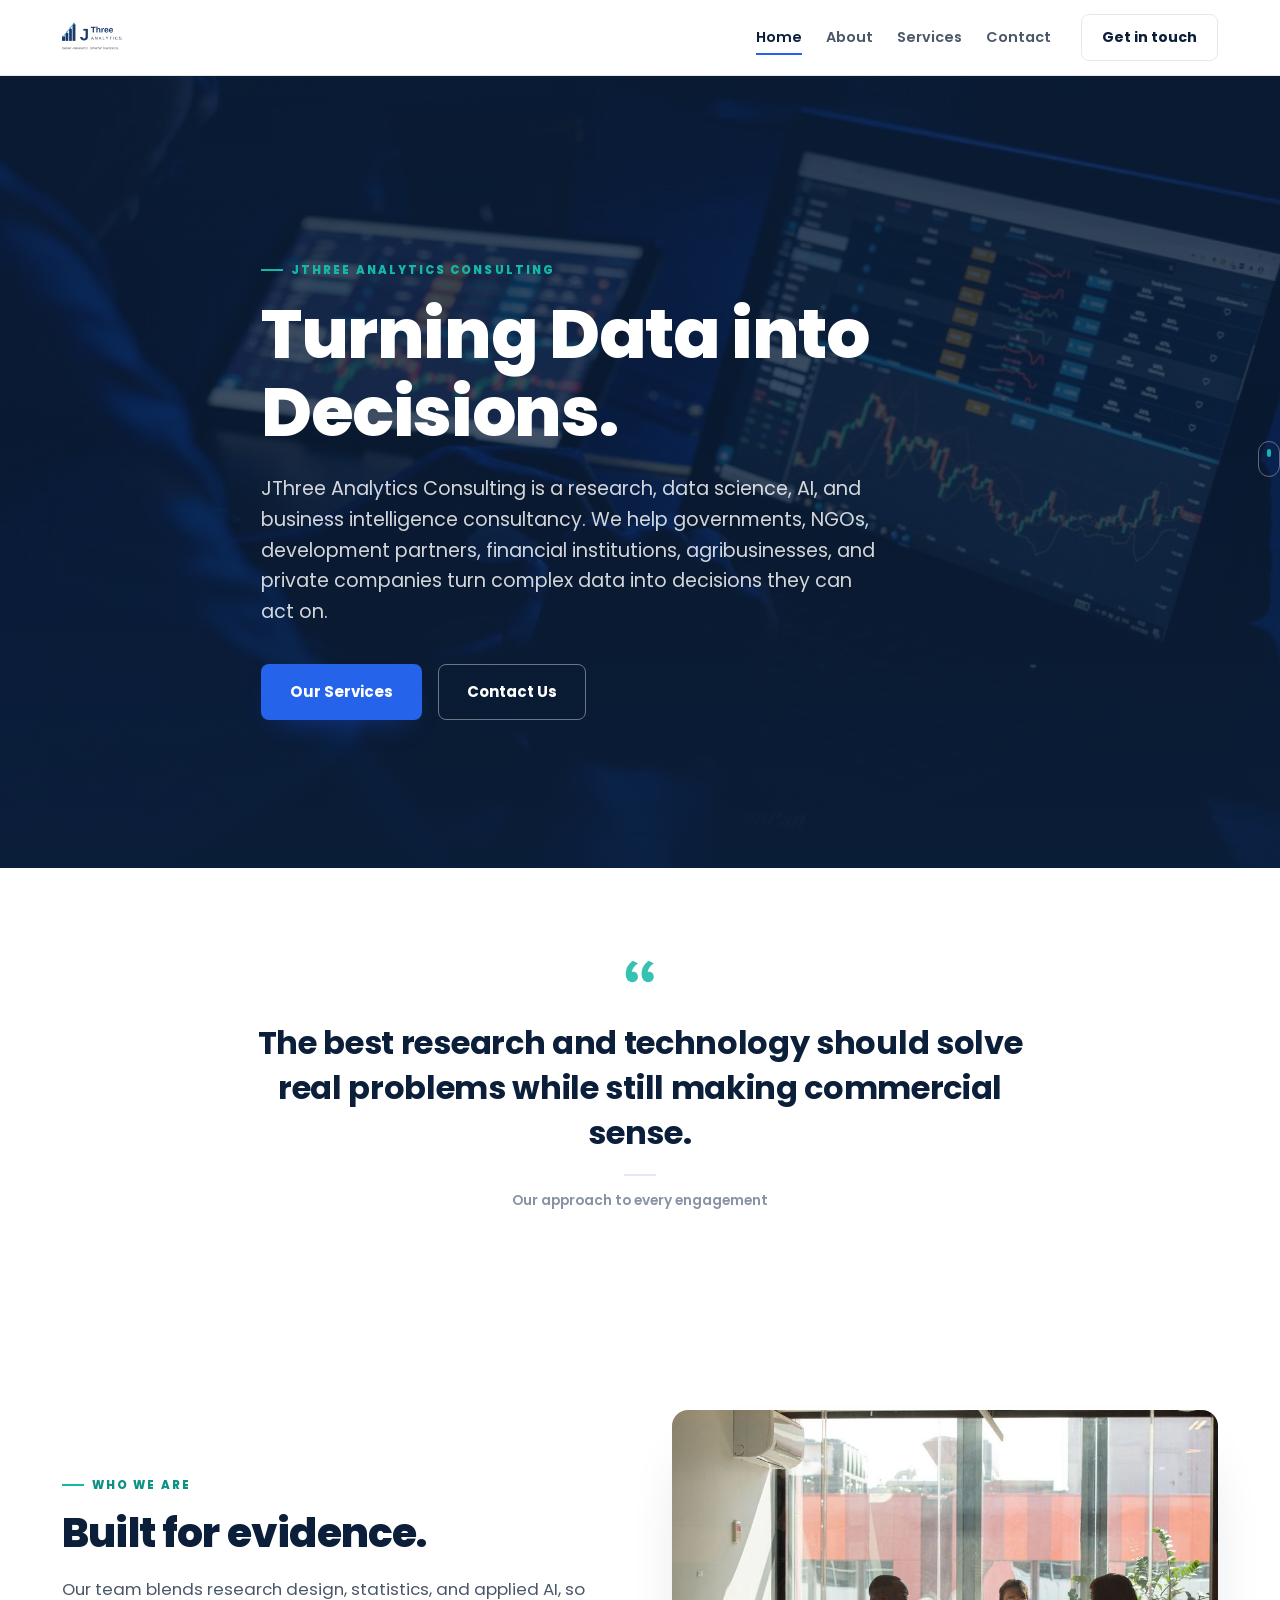
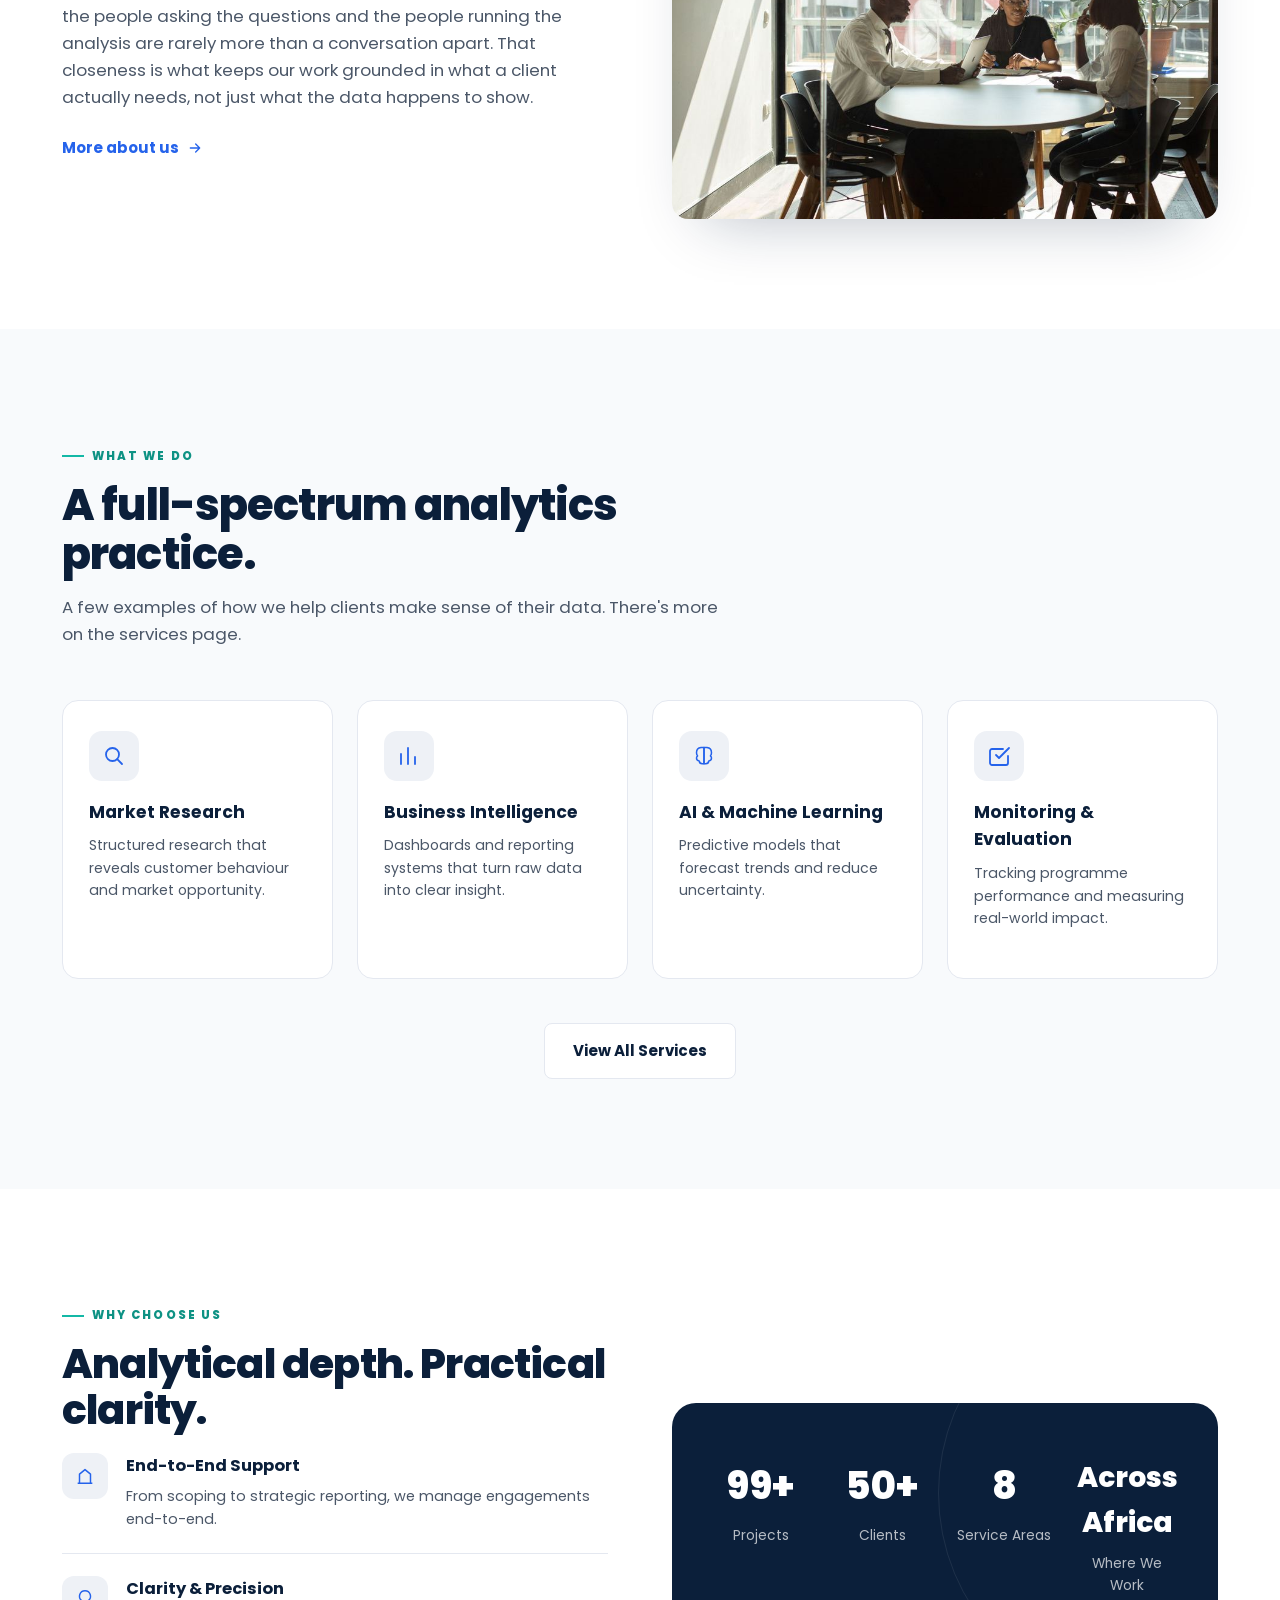
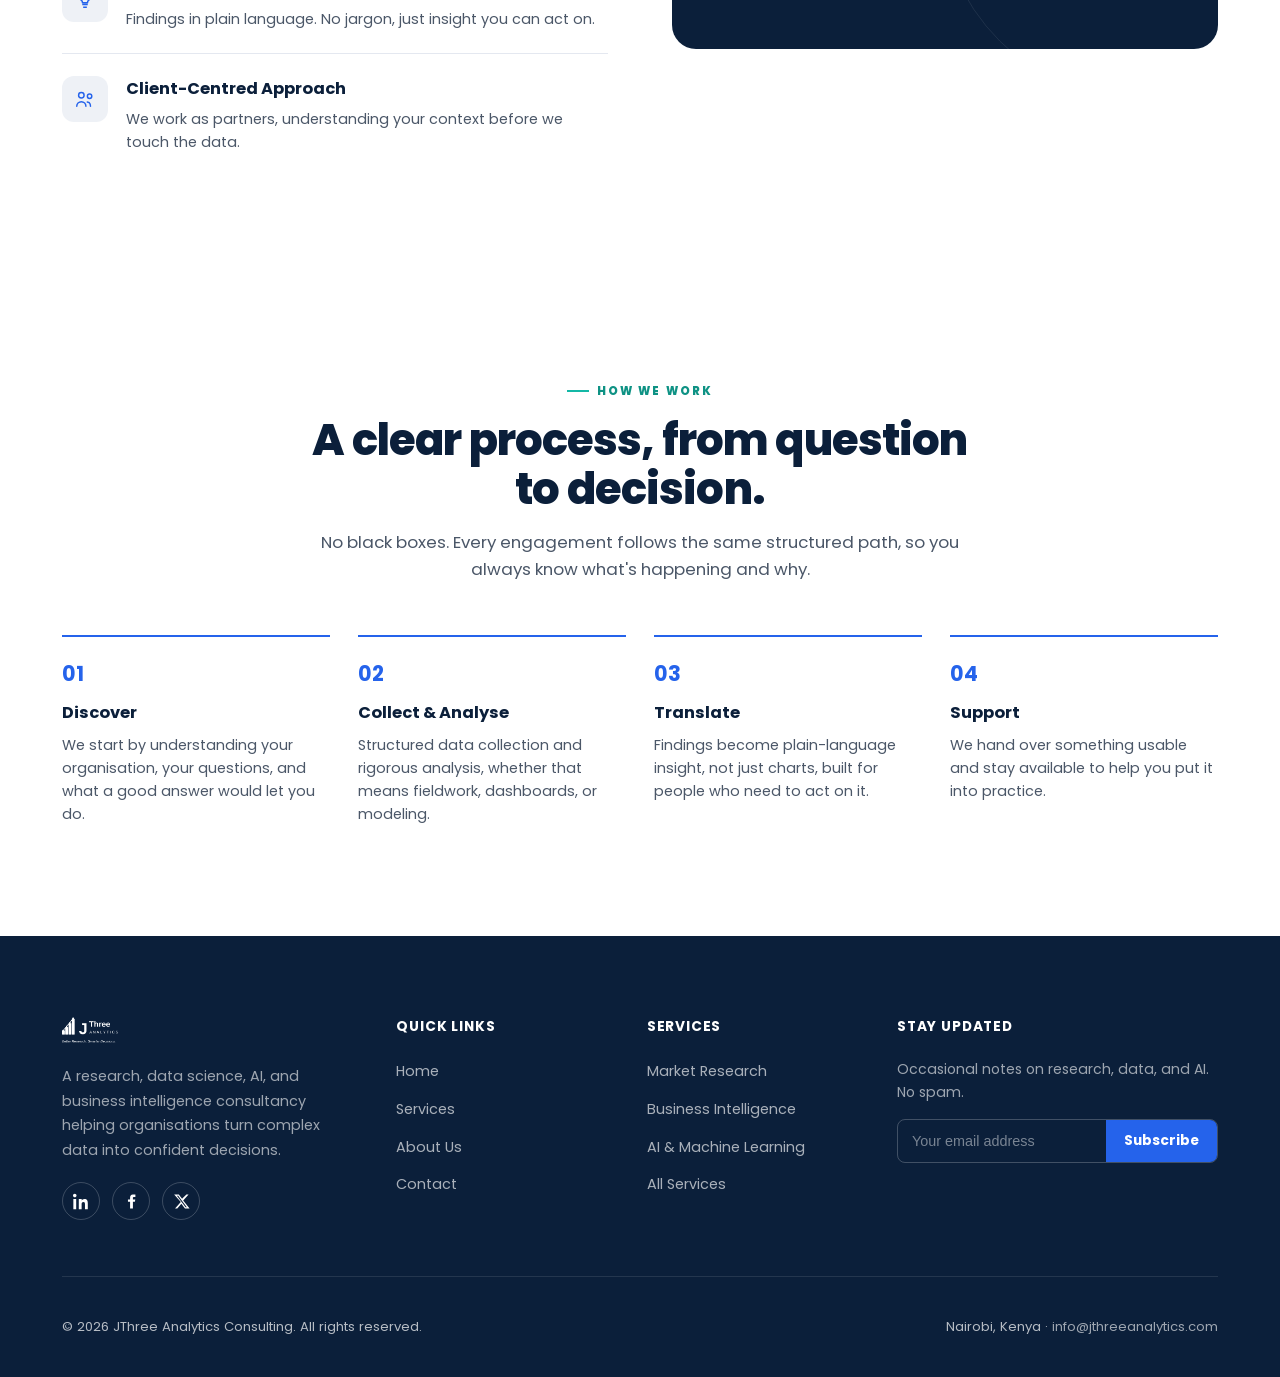
<file: index.html>
<!DOCTYPE html>
<html lang="en">
<head>
<meta charset="UTF-8">
<meta name="viewport" content="width=device-width, initial-scale=1.0">
<title>JThree Analytics Consulting | Turning Data into Decisions</title>
<meta name="description" content="JThree Analytics Consulting is a research, data science, AI, and business intelligence consultancy helping governments, NGOs, development partners, financial institutions, agribusinesses, and private companies make evidence-based decisions.">
<link rel="icon" href="assets/jthree-icon-teal-transparent.png" type="image/png">
<link rel="preconnect" href="https://fonts.googleapis.com">
<link rel="preconnect" href="https://fonts.gstatic.com" crossorigin>
<link href="https://fonts.googleapis.com/css2?family=Poppins:wght@400;500;600;700;800&display=swap" rel="stylesheet">
<link rel="stylesheet" href="style.css">
</head>
<body data-page="home">

<a class="skip-link" href="#main">Skip to content</a>

<!-- ============ HEADER ============ -->
<header class="site-header" id="siteHeaderEl">
  <div class="wrap header-row">
    <a href="index.html" class="brand">
      <img src="assets/jthree-darkblue-transparent.png" alt="JThree Analytics Consulting" class="brand-logo">
    </a>
    <nav class="main-nav" aria-label="Primary">
      <a href="index.html" data-nav="home">Home</a>
      <a href="about.html" data-nav="about">About</a>
      <a href="services.html" data-nav="services">Services</a>
      <a href="contact.html" data-nav="contact">Contact</a>
    </nav>
    <a href="contact.html#request-form" class="btn btn-ghost nav-cta">Get in touch</a>
    <button class="nav-toggle" id="navToggle" aria-expanded="false" aria-controls="mobileNav" aria-label="Open menu">
      <span></span><span></span><span></span>
    </button>
  </div>
  <div class="mobile-nav" id="mobileNav">
    <a href="index.html" data-nav="home">Home</a>
    <a href="about.html" data-nav="about">About</a>
    <a href="services.html" data-nav="services">Services</a>
    <a href="contact.html" data-nav="contact">Contact</a>
  </div>
</header>

<main id="main">

  <!-- ============ HERO ============ -->
  <section class="hero">
    <div class="hero-bg" style="background-image:url('assets/photos/dashboard-night.jpg')"></div>
    <div class="hero-scrim"></div>
    <div class="wrap hero-content">
      <p class="eyebrow hero-eyebrow">JThree Analytics Consulting</p>
      <h1 class="display">Turning Data into Decisions.</h1>
      <p class="hero-lede">JThree Analytics Consulting is a research, data science, AI, and business intelligence consultancy. We help governments, NGOs, development partners, financial institutions, agribusinesses, and private companies turn complex data into decisions they can act on.</p>
      <div class="hero-actions">
        <a href="services.html" class="btn btn-primary">Our Services</a>
        <a href="contact.html#request-form" class="btn btn-outline">Contact Us</a>
      </div>
    </div>
    <div class="scroll-cue" aria-hidden="true"><span></span></div>
  </section>


  <!-- ============ PHILOSOPHY QUOTE ============ -->
  <section class="section" style="padding:88px 0;">
    <div class="wrap">
      <div class="quote-band reveal">
        <svg class="quote-mark" viewBox="0 0 24 24" fill="currentColor" aria-hidden="true"><path d="M7.5 3C4.5 5 3 8 3 11.5c0 3 1.8 5 4.2 5 2 0 3.5-1.5 3.5-3.4 0-1.8-1.3-3.1-3-3.1-.3 0-.6 0-.9.1.4-2.3 2-4.2 4-5.4L7.5 3Zm10 0c-3 2-4.5 5-4.5 8.5 0 3 1.8 5 4.2 5 2 0 3.5-1.5 3.5-3.4 0-1.8-1.3-3.1-3-3.1-.3 0-.6 0-.9.1.4-2.3 2-4.2 4-5.4L17.5 3Z"/></svg>
        <p class="quote-text">The best research and technology should solve real problems while still making commercial sense.</p>
        <p class="quote-attribution">Our approach to every engagement</p>
      </div>
    </div>
  </section>

  <!-- ============ ABOUT PREVIEW ============ -->
  <section class="section">
    <div class="wrap split">
      <div class="reveal">
        <p class="eyebrow">Who We Are</p>
        <h2 class="display" style="font-size:clamp(1.9rem,3.2vw,2.6rem);margin-bottom:20px;"> Built for evidence.</h2>
        <p class="section-lede" style="margin-bottom:24px;">Our team blends research design, statistics, and applied AI, so the people asking the questions and the people running the analysis are rarely more than a conversation apart. That closeness is what keeps our work grounded in what a client actually needs, not just what the data happens to show.</p>
        <a href="about.html" class="link-arrow">
          More about us
          <svg viewBox="0 0 24 24" fill="none"><path d="M5 12h14M13 6l6 6-6 6" stroke="currentColor" stroke-width="2" stroke-linecap="round" stroke-linejoin="round"/></svg>
        </a>
      </div>
      <div class="split-media reveal">
        <img src="assets/photos/meeting-room.jpg" alt="JThree Analytics Consulting team at work">
      </div>
    </div>
  </section>

  <!-- ============ SERVICES PREVIEW ============ -->
  <section class="section on-paper">
    <div class="wrap">
      <div class="section-head reveal">
        <p class="eyebrow">What We Do</p>
        <h2 class="display">A full-spectrum analytics practice.</h2>
        <p class="section-lede">A few examples of how we help clients make sense of their data. There's more on the services page.</p>
      </div>

      <div class="service-grid compact">
        <article class="service-card reveal">
          <span class="service-icon">
            <svg viewBox="0 0 24 24" fill="none" aria-hidden="true"><circle cx="10.5" cy="10.5" r="6.5" stroke="currentColor" stroke-width="1.8"/><path d="M20 20l-4.8-4.8" stroke="currentColor" stroke-width="1.8" stroke-linecap="round"/></svg>
          </span>
          <h3>Market Research</h3>
          <p>Structured research that reveals customer behaviour and market opportunity.</p>
        </article>
        <article class="service-card reveal">
          <span class="service-icon">
            <svg viewBox="0 0 24 24" fill="none" aria-hidden="true"><path d="M4 20V10M11 20V4M18 20v-7" stroke="currentColor" stroke-width="1.8" stroke-linecap="round"/></svg>
          </span>
          <h3>Business Intelligence</h3>
          <p>Dashboards and reporting systems that turn raw data into clear insight.</p>
        </article>
        <article class="service-card reveal">
          <span class="service-icon">
            <svg viewBox="0 0 24 24" fill="none" aria-hidden="true"><path d="M9 3.5c-2.6.3-4.5 2.5-4.5 5.2 0 1.2.4 2.3 1.1 3.2-.7.5-1.1 1.3-1.1 2.2 0 1.5 1.2 2.7 2.7 2.8.1 1.6 1.4 2.8 3 2.8h1.8V3.5H9Z" stroke="currentColor" stroke-width="1.5" stroke-linejoin="round"/><path d="M15 3.5c2.6.3 4.5 2.5 4.5 5.2 0 1.2-.4 2.3-1.1 3.2.7.5 1.1 1.3 1.1 2.2 0 1.5-1.2 2.7-2.7 2.8-.1 1.6-1.4 2.8-3 2.8h-1.8V3.5H15Z" stroke="currentColor" stroke-width="1.5" stroke-linejoin="round"/></svg>
          </span>
          <h3>AI &amp; Machine Learning</h3>
          <p>Predictive models that forecast trends and reduce uncertainty.</p>
        </article>
        <article class="service-card reveal">
          <span class="service-icon">
            <svg viewBox="0 0 24 24" fill="none" aria-hidden="true"><path d="M9 11l3 3L22 4" stroke="currentColor" stroke-width="1.8" stroke-linecap="round" stroke-linejoin="round"/><path d="M21 12v7a2 2 0 0 1-2 2H5a2 2 0 0 1-2-2V7a2 2 0 0 1 2-2h11" stroke="currentColor" stroke-width="1.8" stroke-linecap="round" stroke-linejoin="round"/></svg>
          </span>
          <h3>Monitoring &amp; Evaluation</h3>
          <p>Tracking programme performance and measuring real-world impact.</p>
        </article>
      </div>

      <div class="section-foot reveal">
        <a href="services.html" class="btn btn-outline">View All Services</a>
      </div>
    </div>
  </section>

  <!-- ============ WHY CHOOSE US ============ -->
  <section class="section">
    <div class="wrap split">
      <div class="reveal">
        <p class="eyebrow">Why Choose Us</p>
        <h2 class="display" style="font-size:clamp(1.9rem,3.2vw,2.6rem);margin-bottom:20px;">Analytical depth. Practical clarity.</h2>
        <div class="feature-list">
          <div class="feature-row">
            <span class="feature-icon"><svg viewBox="0 0 24 24" fill="none" aria-hidden="true"><path d="M4 20h16M6 20V10l6-5 6 5v10" stroke="currentColor" stroke-width="1.6" stroke-linejoin="round"/></svg></span>
            <div><h3>End-to-End Support</h3><p>From scoping to strategic reporting, we manage engagements end-to-end.</p></div>
          </div>
          <div class="feature-row">
            <span class="feature-icon"><svg viewBox="0 0 24 24" fill="none" aria-hidden="true"><path d="M9 18h6M10 21h4M12 3a6 6 0 0 0-3.6 10.8c.5.4.8 1 .8 1.7v.5h5.6v-.5c0-.7.3-1.3.8-1.7A6 6 0 0 0 12 3Z" stroke="currentColor" stroke-width="1.6" stroke-linejoin="round"/></svg></span>
            <div><h3>Clarity &amp; Precision</h3><p>Findings in plain language. No jargon, just insight you can act on.</p></div>
          </div>
          <div class="feature-row">
            <span class="feature-icon"><svg viewBox="0 0 24 24" fill="none" aria-hidden="true"><circle cx="8" cy="8" r="3" stroke="currentColor" stroke-width="1.6"/><circle cx="17" cy="9" r="2.4" stroke="currentColor" stroke-width="1.6"/><path d="M3 20c0-2.8 2.2-5 5-5s5 2.2 5 5" stroke="currentColor" stroke-width="1.6" stroke-linecap="round"/><path d="M14.5 15.3c2 .2 3.5 2 3.5 4.7" stroke="currentColor" stroke-width="1.6" stroke-linecap="round"/></svg></span>
            <div><h3>Client-Centred Approach</h3><p>We work as partners, understanding your context before we touch the data.</p></div>
          </div>
        </div>
      </div>
      <div class="stats-band reveal">
        <div class="stats-grid">
          <div class="stat-item">
            <span class="stat-num" data-target="100" data-suffix="+">0</span>
            <span class="stat-label">Projects</span>
          </div>
          <div class="stat-item">
            <span class="stat-num" data-target="50" data-suffix="+">0</span>
            <span class="stat-label">Clients</span>
          </div>
          <div class="stat-item">
            <span class="stat-num" data-target="8" data-suffix="">0</span>
            <span class="stat-label">Service Areas</span>
          </div>
          <div class="stat-item">
            <span class="stat-num" style="font-size:clamp(1.5rem,2.2vw,2rem);">Across Africa</span>
            <span class="stat-label">Where We Work</span>
          </div>
        </div>
      </div>
    </div>
  </section>

  <!-- ============ HOW WE WORK ============ -->
  <section class="section">
    <div class="wrap">
      <div class="section-head center reveal">
        <p class="eyebrow">How We Work</p>
        <h2 class="display">A clear process, from question to decision.</h2>
        <p class="section-lede" style="margin:0 auto;">No black boxes. Every engagement follows the same structured path, so you always know what's happening and why.</p>
      </div>

      <div class="process-steps">
        <div class="process-step reveal">
          <span class="process-num">01</span>
          <h3>Discover</h3>
          <p>We start by understanding your organisation, your questions, and what a good answer would let you do.</p>
        </div>
        <div class="process-step reveal">
          <span class="process-num">02</span>
          <h3>Collect &amp; Analyse</h3>
          <p>Structured data collection and rigorous analysis, whether that means fieldwork, dashboards, or modeling.</p>
        </div>
        <div class="process-step reveal">
          <span class="process-num">03</span>
          <h3>Translate</h3>
          <p>Findings become plain-language insight, not just charts, built for people who need to act on it.</p>
        </div>
        <div class="process-step reveal">
          <span class="process-num">04</span>
          <h3>Support</h3>
          <p>We hand over something usable and stay available to help you put it into practice.</p>
        </div>
      </div>
    </div>
  </section>

</main>

<!-- ============ FOOTER ============ -->
<footer class="site-footer">
  <div class="wrap">
    <div class="footer-grid">
      <div class="footer-about">
        <img src="assets/jthree-teal-transparent.png" alt="JThree Analytics Consulting" class="footer-brand-logo" style="filter:brightness(0) invert(1);">
        <p>A research, data science, AI, and business intelligence consultancy helping organisations turn complex data into confident decisions.</p>
        <div class="footer-social" aria-label="Social media">
          <a href="https://www.linkedin.com" target="_blank" rel="noopener" aria-label="LinkedIn">
            <svg viewBox="0 0 24 24" fill="currentColor"><path d="M4.98 3.5C4.98 4.88 3.87 6 2.5 6S0 4.88 0 3.5 1.12 1 2.5 1s2.48 1.12 2.48 2.5zM.5 8.5h4V23h-4V8.5zM8.5 8.5h3.8v2h.05c.53-1 1.83-2.06 3.77-2.06 4.03 0 4.78 2.65 4.78 6.1V23h-4v-6.6c0-1.57-.03-3.6-2.19-3.6-2.2 0-2.54 1.72-2.54 3.49V23h-4V8.5z"/></svg>
          </a>
          <a href="#" aria-label="Facebook">
            <svg viewBox="0 0 24 24" fill="currentColor"><path d="M14 9V6.5c0-.8.5-1 1-1h2.5V2h-3.5c-3 0-4 1.9-4 4.7V9H7v3.5h3v9.5h4v-9.5h2.8L17.3 9H14Z"/></svg>
          </a>
          <a href="#" aria-label="X / Twitter">
            <svg viewBox="0 0 24 24" fill="currentColor"><path d="M18.9 2H22l-7.6 8.7L23.4 22H16.9l-5.1-6.7L6 22H2.9l8.1-9.3L1.6 2h6.6l4.6 6.1L18.9 2Zm-1.1 18h1.7L7.3 4H5.5L17.8 20Z"/></svg>
          </a>
        </div>
      </div>

      <div class="footer-col">
        <h4>Quick Links</h4>
        <ul>
          <li><a href="index.html">Home</a></li>
          <li><a href="services.html">Services</a></li>
          <li><a href="about.html">About Us</a></li>
          <li><a href="contact.html">Contact</a></li>
        </ul>
      </div>

      <div class="footer-col">
        <h4>Services</h4>
        <ul>
          <li><a href="services.html#market-research">Market Research</a></li>
          <li><a href="services.html#business-intelligence">Business Intelligence</a></li>
          <li><a href="services.html#ai-ml">AI &amp; Machine Learning</a></li>
          <li><a href="services.html">All Services</a></li>
        </ul>
      </div>

      <div class="footer-col footer-newsletter">
        <h4>Stay Updated</h4>
        <p>Occasional notes on research, data, and AI. No spam.</p>
        <form id="newsletterForm" action="https://api.web3forms.com/submit" method="POST">
          <input type="hidden" name="access_key" value="2d28f36f-77ca-4967-94b4-065448c7c07d">
          <input type="hidden" name="subject" value="New newsletter signup - JThree Analytics website">
          <input type="hidden" name="from_name" value="JThree Analytics Website">
          <input type="checkbox" name="botcheck" class="hp-field" tabindex="-1" autocomplete="off">
          <div class="newsletter-form">
            <input type="email" name="email" placeholder="Your email address" required aria-label="Email address" id="newsletterEmail">
            <button type="submit" id="newsletterBtn">Subscribe</button>
          </div>
          <p class="newsletter-status" id="newsletterStatus" role="status" aria-live="polite"></p>
        </form>
      </div>
    </div>

    <div class="footer-bottom">
      <p>&copy; <span id="year"></span> JThree Analytics Consulting. All rights reserved.</p>
      <p>Nairobi, Kenya &middot; <a href="mailto:info@jthreeanalytics.com">info@jthreeanalytics.com</a></p>
    </div>
  </div>
</footer>

<button class="back-to-top" id="backToTop" aria-label="Back to top">
  <svg viewBox="0 0 24 24" fill="none"><path d="M12 19V5M5 12l7-7 7 7" stroke="currentColor" stroke-width="2.2" stroke-linecap="round" stroke-linejoin="round"/></svg>
</button>

<script src="script.js"></script>
</body>
</html>
</file>
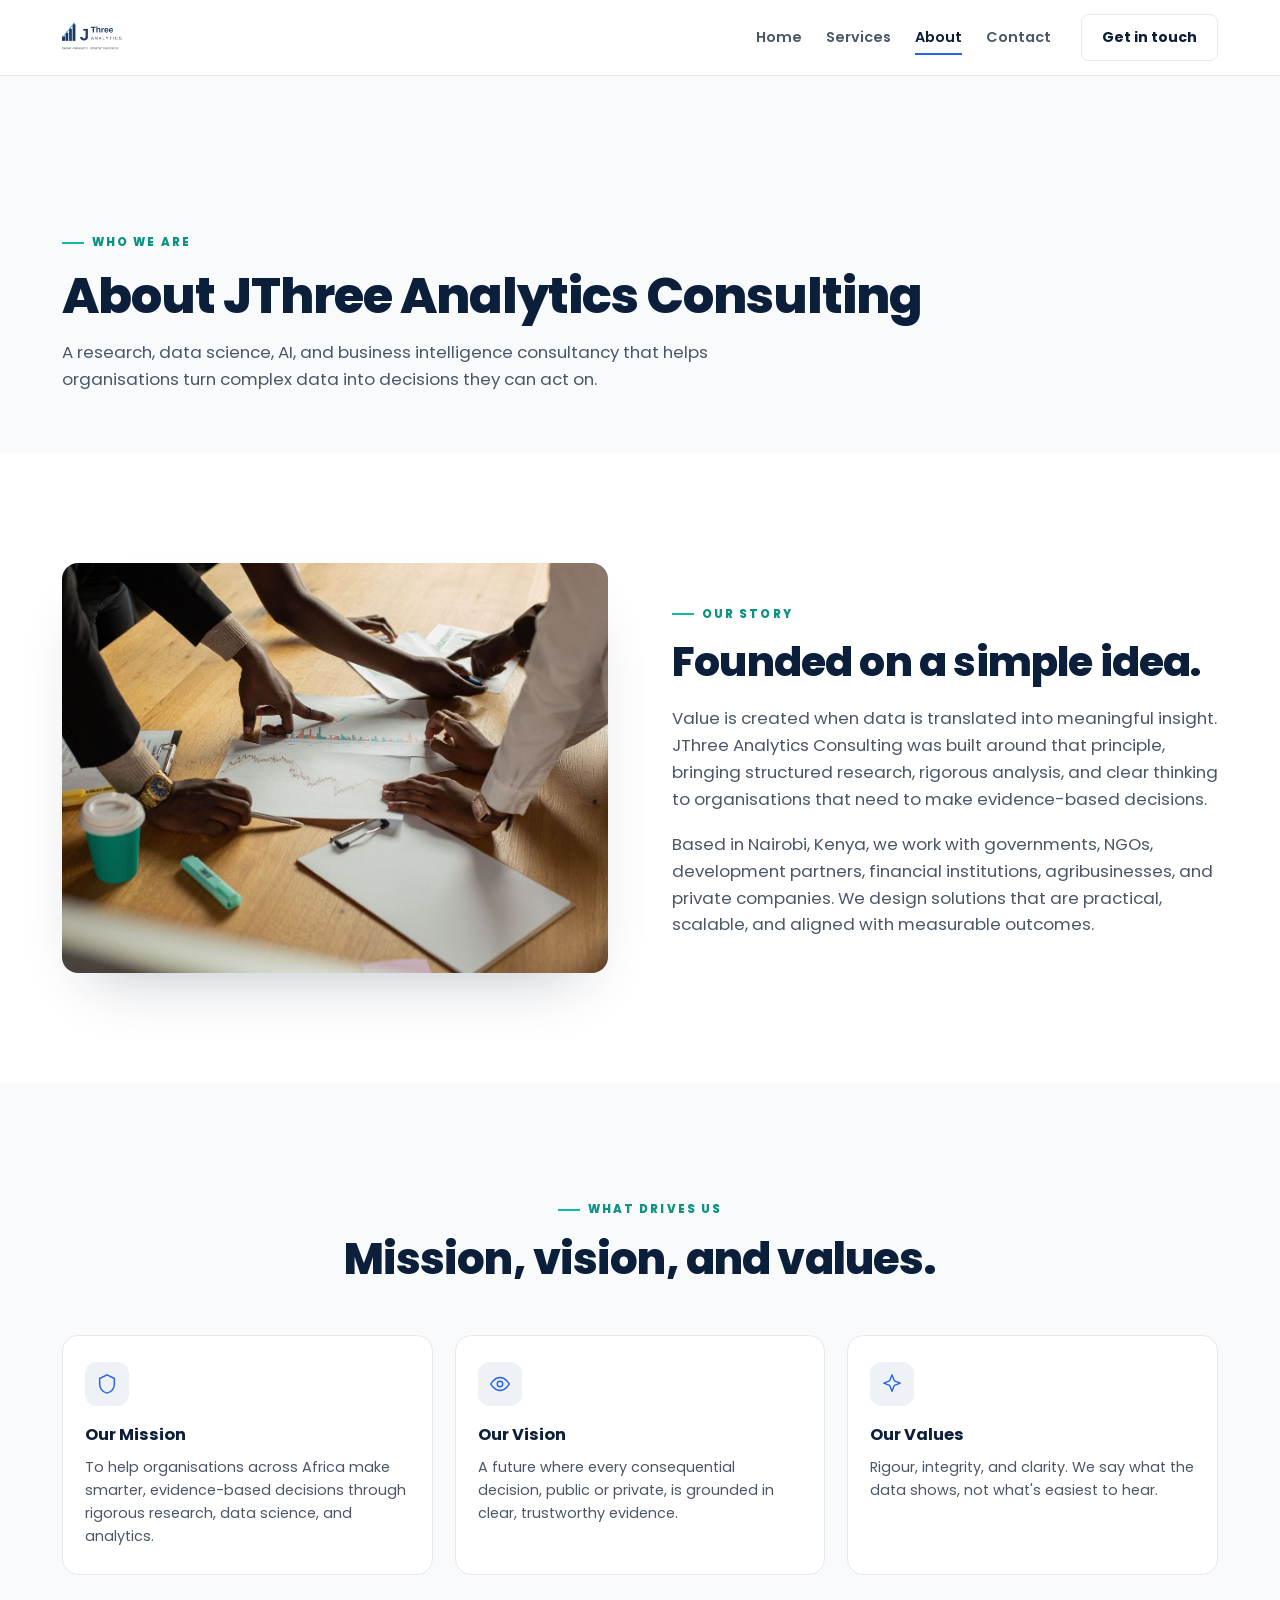
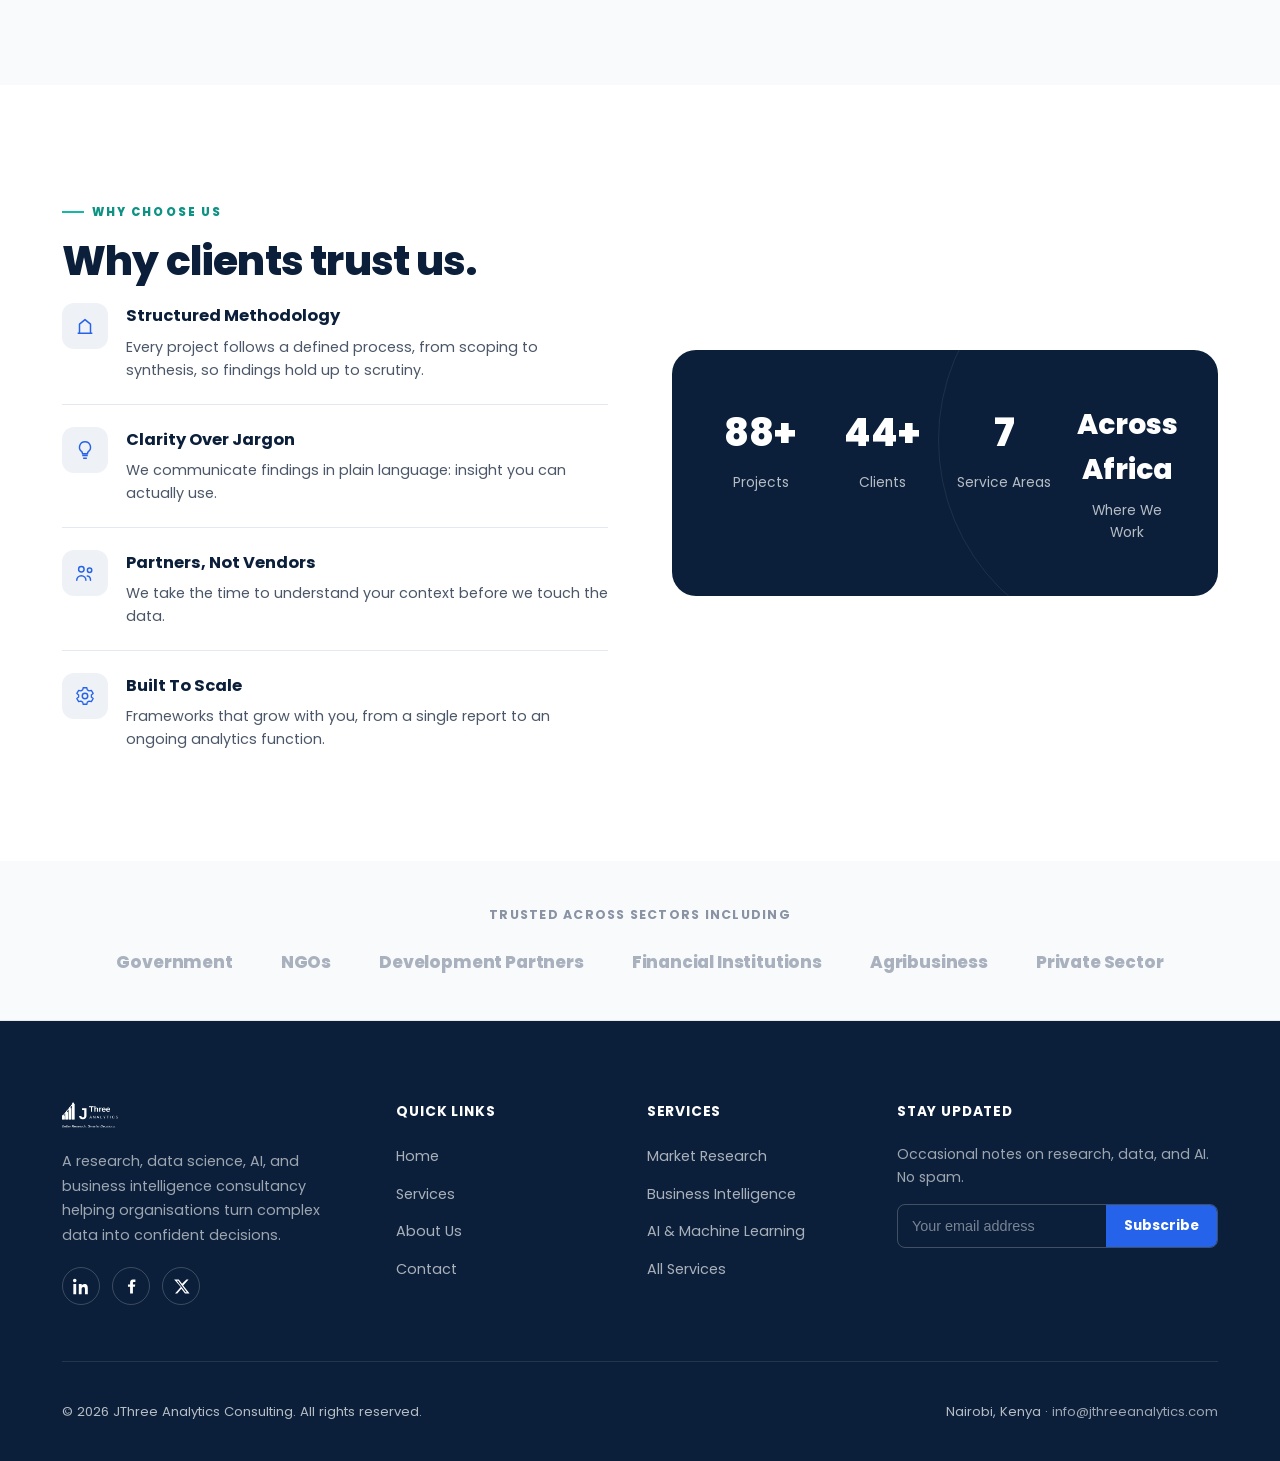
<file: about.html>
<!DOCTYPE html>
<html lang="en">
<head>
<meta charset="UTF-8">
<meta name="viewport" content="width=device-width, initial-scale=1.0">
<title>About Us | JThree Analytics Consulting</title>
<meta name="description" content="JThree Analytics Consulting is a research, data science, AI, and business intelligence consultancy. Learn about our mission, vision, values, and approach.">
<link rel="icon" href="assets/jthree-icon-teal-transparent.png" type="image/png">
<link rel="preconnect" href="https://fonts.googleapis.com">
<link rel="preconnect" href="https://fonts.gstatic.com" crossorigin>
<link href="https://fonts.googleapis.com/css2?family=Poppins:wght@400;500;600;700;800&display=swap" rel="stylesheet">
<link rel="stylesheet" href="style.css">
</head>
<body data-page="about">

<a class="skip-link" href="#main">Skip to content</a>

<header class="site-header" id="siteHeaderEl">
  <div class="wrap header-row">
    <a href="index.html" class="brand">
      <img src="assets/jthree-darkblue-transparent.png" alt="JThree Analytics Consulting" class="brand-logo">
    </a>
    <nav class="main-nav" aria-label="Primary">
      <a href="index.html" data-nav="home">Home</a>
      <a href="services.html" data-nav="services">Services</a>
      <a href="about.html" data-nav="about">About</a>
      <a href="contact.html" data-nav="contact">Contact</a>
    </nav>
    <a href="contact.html#request-form" class="btn btn-ghost nav-cta">Get in touch</a>
    <button class="nav-toggle" id="navToggle" aria-expanded="false" aria-controls="mobileNav" aria-label="Open menu">
      <span></span><span></span><span></span>
    </button>
  </div>
  <div class="mobile-nav" id="mobileNav">
    <a href="index.html" data-nav="home">Home</a>
    <a href="services.html" data-nav="services">Services</a>
    <a href="about.html" data-nav="about">About</a>
    <a href="contact.html" data-nav="contact">Contact</a>
  </div>
</header>

<main id="main">

  <section class="section" style="padding:150px 0 60px;background:var(--paper);">
    <div class="wrap">
      <p class="eyebrow reveal">Who We Are</p>
      <h1 class="display reveal" style="font-size:clamp(2.1rem,4vw,3.1rem);margin-bottom:16px;">About JThree Analytics Consulting</h1>
      <p class="section-lede reveal">A research, data science, AI, and business intelligence consultancy that helps organisations turn complex data into decisions they can act on.</p>
    </div>
  </section>

  <!-- ============ STORY ============ -->
  <section class="section">
    <div class="wrap split">
      <div class="split-media reveal">
        <img src="assets/photos/charts-review.jpg" alt="JThree Analytics Consulting team reviewing research data">
      </div>
      <div class="reveal">
        <p class="eyebrow">Our Story</p>
        <h2 class="display" style="font-size:clamp(1.9rem,3.2vw,2.6rem);margin-bottom:20px;">Founded on a simple idea.</h2>
        <p class="section-lede" style="margin-bottom:18px;">Value is created when data is translated into meaningful insight. JThree Analytics Consulting was built around that principle, bringing structured research, rigorous analysis, and clear thinking to organisations that need to make evidence-based decisions.</p>
        <p class="section-lede">Based in Nairobi, Kenya, we work with governments, NGOs, development partners, financial institutions, agribusinesses, and private companies. We design solutions that are practical, scalable, and aligned with measurable outcomes.</p>
      </div>
    </div>
  </section>

  <!-- ============ MISSION / VISION / VALUES ============ -->
  <section class="section on-paper">
    <div class="wrap">
      <div class="section-head center reveal">
        <p class="eyebrow">What Drives Us</p>
        <h2 class="display">Mission, vision, and values.</h2>
      </div>
      <div class="pillars" style="grid-template-columns:repeat(3,1fr);">
        <div class="pillar reveal">
          <span class="pillar-icon"><svg viewBox="0 0 24 24" fill="none"><path d="M12 2 4 6v6c0 5 3.4 8.7 8 10 4.6-1.3 8-5 8-10V6l-8-4Z" stroke="currentColor" stroke-width="1.6" stroke-linejoin="round"/></svg></span>
          <h3>Our Mission</h3>
          <p>To help organisations across Africa make smarter, evidence-based decisions through rigorous research, data science, and analytics.</p>
        </div>
        <div class="pillar reveal">
          <span class="pillar-icon"><svg viewBox="0 0 24 24" fill="none"><path d="M2 12s3.5-7 10-7 10 7 10 7-3.5 7-10 7-10-7-10-7Z" stroke="currentColor" stroke-width="1.6" stroke-linejoin="round"/><circle cx="12" cy="12" r="3" stroke="currentColor" stroke-width="1.6"/></svg></span>
          <h3>Our Vision</h3>
          <p>A future where every consequential decision, public or private, is grounded in clear, trustworthy evidence.</p>
        </div>
        <div class="pillar reveal">
          <span class="pillar-icon"><svg viewBox="0 0 24 24" fill="none"><path d="m12 2 2.6 6.6L21 11l-6.4 2.4L12 20l-2.6-6.6L3 11l6.4-2.4L12 2Z" stroke="currentColor" stroke-width="1.5" stroke-linejoin="round"/></svg></span>
          <h3>Our Values</h3>
          <p>Rigour, integrity, and clarity. We say what the data shows, not what's easiest to hear.</p>
        </div>
      </div>
    </div>
  </section>

  <!-- ============ WHY CHOOSE US ============ -->
  <section class="section">
    <div class="wrap split">
      <div class="reveal">
        <p class="eyebrow">Why Choose Us</p>
        <h2 class="display" style="font-size:clamp(1.9rem,3.2vw,2.6rem);margin-bottom:20px;">Why clients trust us.</h2>
        <div class="feature-list">
          <div class="feature-row">
            <span class="feature-icon"><svg viewBox="0 0 24 24" fill="none"><path d="M4 20h16M6 20V10l6-5 6 5v10" stroke="currentColor" stroke-width="1.6" stroke-linejoin="round"/></svg></span>
            <div><h3>Structured Methodology</h3><p>Every project follows a defined process, from scoping to synthesis, so findings hold up to scrutiny.</p></div>
          </div>
          <div class="feature-row">
            <span class="feature-icon"><svg viewBox="0 0 24 24" fill="none"><path d="M9 18h6M10 21h4M12 3a6 6 0 0 0-3.6 10.8c.5.4.8 1 .8 1.7v.5h5.6v-.5c0-.7.3-1.3.8-1.7A6 6 0 0 0 12 3Z" stroke="currentColor" stroke-width="1.6" stroke-linejoin="round"/></svg></span>
            <div><h3>Clarity Over Jargon</h3><p>We communicate findings in plain language: insight you can actually use.</p></div>
          </div>
          <div class="feature-row">
            <span class="feature-icon"><svg viewBox="0 0 24 24" fill="none"><circle cx="8" cy="8" r="3" stroke="currentColor" stroke-width="1.6"/><circle cx="17" cy="9" r="2.4" stroke="currentColor" stroke-width="1.6"/><path d="M3 20c0-2.8 2.2-5 5-5s5 2.2 5 5" stroke="currentColor" stroke-width="1.6" stroke-linecap="round"/><path d="M14.5 15.3c2 .2 3.5 2 3.5 4.7" stroke="currentColor" stroke-width="1.6" stroke-linecap="round"/></svg></span>
            <div><h3>Partners, Not Vendors</h3><p>We take the time to understand your context before we touch the data.</p></div>
          </div>
          <div class="feature-row">
            <span class="feature-icon"><svg viewBox="0 0 24 24" fill="none"><circle cx="12" cy="12" r="3" stroke="currentColor" stroke-width="1.6"/><path d="M19 12a7 7 0 0 0-.1-1.2l2-1.6-2-3.4-2.4.7a7 7 0 0 0-2-1.2L14 3h-4l-.5 2.3a7 7 0 0 0-2 1.2l-2.4-.7-2 3.4 2 1.6A7 7 0 0 0 5 12c0 .4 0 .8.1 1.2l-2 1.6 2 3.4 2.4-.7c.6.5 1.3.9 2 1.2L10 21h4l.5-2.3c.7-.3 1.4-.7 2-1.2l2.4.7 2-3.4-2-1.6c.1-.4.1-.8.1-1.2Z" stroke="currentColor" stroke-width="1.4" stroke-linejoin="round"/></svg></span>
            <div><h3>Built To Scale</h3><p>Frameworks that grow with you, from a single report to an ongoing analytics function.</p></div>
          </div>
        </div>
      </div>
      <div class="stats-band reveal">
        <div class="stats-grid">
          <div class="stat-item"><span class="stat-num" data-target="100" data-suffix="+">0</span><span class="stat-label">Projects</span></div>
          <div class="stat-item"><span class="stat-num" data-target="50" data-suffix="+">0</span><span class="stat-label">Clients</span></div>
          <div class="stat-item"><span class="stat-num" data-target="8">0</span><span class="stat-label">Service Areas</span></div>
          <div class="stat-item"><span class="stat-num" style="font-size:clamp(1.5rem,2.2vw,2rem);">Across Africa</span><span class="stat-label">Where We Work</span></div>
        </div>
      </div>
    </div>
  </section>

 <!-- ============ LOGOS / SECTORS STRIP ============ -->
  <section class="logos-strip">
    <p class="logos-label">Trusted across sectors including</p>
    <div class="logos-row">
      <span class="logo-chip">Government</span>
      <span class="logo-chip">NGOs</span>
      <span class="logo-chip">Development Partners</span>
      <span class="logo-chip">Financial Institutions</span>
      <span class="logo-chip">Agribusiness</span>
      <span class="logo-chip">Private Sector</span>
    </div>
  </section>

</main>

<footer class="site-footer">
  <div class="wrap">
    <div class="footer-grid">
      <div class="footer-about">
        <img src="assets/jthree-teal-transparent.png" alt="JThree Analytics Consulting" class="footer-brand-logo" style="filter:brightness(0) invert(1);">
        <p>A research, data science, AI, and business intelligence consultancy helping organisations turn complex data into confident decisions.</p>
        <div class="footer-social" aria-label="Social media">
          <a href="https://www.linkedin.com" target="_blank" rel="noopener" aria-label="LinkedIn">
            <svg viewBox="0 0 24 24" fill="currentColor"><path d="M4.98 3.5C4.98 4.88 3.87 6 2.5 6S0 4.88 0 3.5 1.12 1 2.5 1s2.48 1.12 2.48 2.5zM.5 8.5h4V23h-4V8.5zM8.5 8.5h3.8v2h.05c.53-1 1.83-2.06 3.77-2.06 4.03 0 4.78 2.65 4.78 6.1V23h-4v-6.6c0-1.57-.03-3.6-2.19-3.6-2.2 0-2.54 1.72-2.54 3.49V23h-4V8.5z"/></svg>
          </a>
          <a href="#" aria-label="Facebook">
            <svg viewBox="0 0 24 24" fill="currentColor"><path d="M14 9V6.5c0-.8.5-1 1-1h2.5V2h-3.5c-3 0-4 1.9-4 4.7V9H7v3.5h3v9.5h4v-9.5h2.8L17.3 9H14Z"/></svg>
          </a>
          <a href="#" aria-label="X / Twitter">
            <svg viewBox="0 0 24 24" fill="currentColor"><path d="M18.9 2H22l-7.6 8.7L23.4 22H16.9l-5.1-6.7L6 22H2.9l8.1-9.3L1.6 2h6.6l4.6 6.1L18.9 2Zm-1.1 18h1.7L7.3 4H5.5L17.8 20Z"/></svg>
          </a>
        </div>
      </div>

      <div class="footer-col">
        <h4>Quick Links</h4>
        <ul>
          <li><a href="index.html">Home</a></li>
          <li><a href="services.html">Services</a></li>
          <li><a href="about.html">About Us</a></li>
          <li><a href="contact.html">Contact</a></li>
        </ul>
      </div>

      <div class="footer-col">
        <h4>Services</h4>
        <ul>
          <li><a href="services.html#market-research">Market Research</a></li>
          <li><a href="services.html#business-intelligence">Business Intelligence</a></li>
          <li><a href="services.html#ai-ml">AI &amp; Machine Learning</a></li>
          <li><a href="services.html">All Services</a></li>
        </ul>
      </div>

      <div class="footer-col footer-newsletter">
        <h4>Stay Updated</h4>
        <p>Occasional notes on research, data, and AI. No spam.</p>
        <form id="newsletterForm" action="https://api.web3forms.com/submit" method="POST">
          <input type="hidden" name="access_key" value="YOUR_WEB3FORMS_ACCESS_KEY">
          <input type="hidden" name="subject" value="New newsletter signup - JThree Analytics website">
          <input type="hidden" name="from_name" value="JThree Analytics Website">
          <input type="checkbox" name="botcheck" class="hp-field" tabindex="-1" autocomplete="off">
          <div class="newsletter-form">
            <input type="email" name="email" placeholder="Your email address" required aria-label="Email address" id="newsletterEmail">
            <button type="submit" id="newsletterBtn">Subscribe</button>
          </div>
          <p class="newsletter-status" id="newsletterStatus" role="status" aria-live="polite"></p>
        </form>
      </div>
    </div>

    <div class="footer-bottom">
      <p>&copy; <span id="year"></span> JThree Analytics Consulting. All rights reserved.</p>
      <p>Nairobi, Kenya &middot; <a href="mailto:info@jthreeanalytics.com">info@jthreeanalytics.com</a></p>
    </div>
  </div>
</footer>

<button class="back-to-top" id="backToTop" aria-label="Back to top">
  <svg viewBox="0 0 24 24" fill="none"><path d="M12 19V5M5 12l7-7 7 7" stroke="currentColor" stroke-width="2.2" stroke-linecap="round" stroke-linejoin="round"/></svg>
</button>

<script src="script.js"></script>
</body>
</html>
</file>
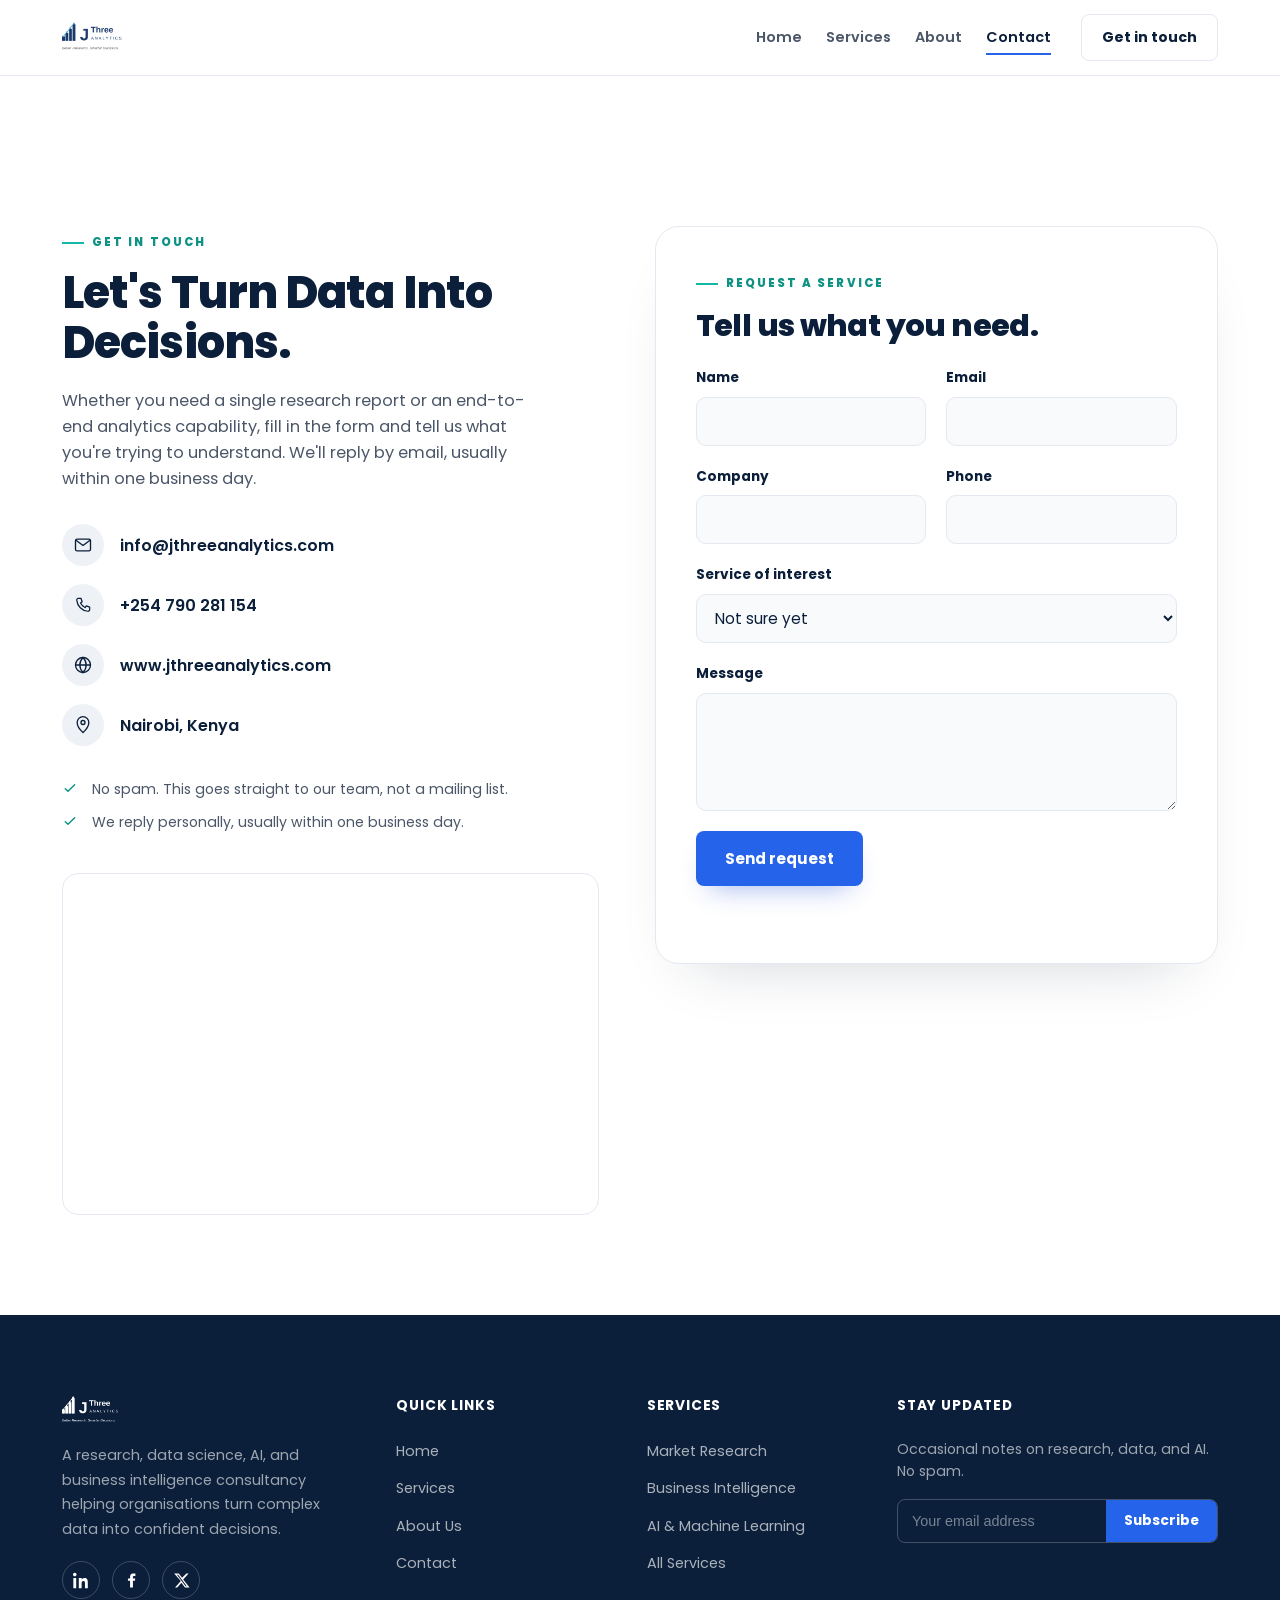
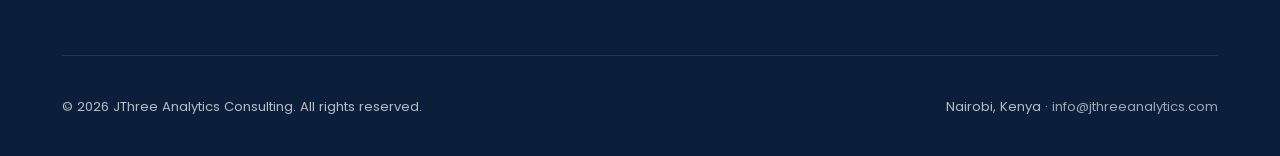
<file: contact.html>
<!DOCTYPE html>
<html lang="en">
<head>
<meta charset="UTF-8">
<meta name="viewport" content="width=device-width, initial-scale=1.0">
<title>Contact | JThree Analytics Consulting</title>
<meta name="description" content="Request a service from JThree Analytics Consulting: market research, business intelligence, AI, monitoring & evaluation, and more. Fill in the form and we'll be in touch.">
<link rel="icon" href="assets/jthree-icon-teal-transparent.png" type="image/png">
<link rel="preconnect" href="https://fonts.googleapis.com">
<link rel="preconnect" href="https://fonts.gstatic.com" crossorigin>
<link href="https://fonts.googleapis.com/css2?family=Poppins:wght@400;500;600;700;800&display=swap" rel="stylesheet">
<link rel="stylesheet" href="style.css">
</head>
<body data-page="contact">

<a class="skip-link" href="#main">Skip to content</a>

<header class="site-header" id="siteHeaderEl">
  <div class="wrap header-row">
    <a href="index.html" class="brand">
      <img src="assets/jthree-darkblue-transparent.png" alt="JThree Analytics Consulting" class="brand-logo">
    </a>
    <nav class="main-nav" aria-label="Primary">
      <a href="index.html" data-nav="home">Home</a>
      <a href="services.html" data-nav="services">Services</a>
      <a href="about.html" data-nav="about">About</a>
      <a href="contact.html" data-nav="contact">Contact</a>
    </nav>
    <a href="contact.html#request-form" class="btn btn-ghost nav-cta">Get in touch</a>
    <button class="nav-toggle" id="navToggle" aria-expanded="false" aria-controls="mobileNav" aria-label="Open menu">
      <span></span><span></span><span></span>
    </button>
  </div>
  <div class="mobile-nav" id="mobileNav">
    <a href="index.html" data-nav="home">Home</a>
    <a href="services.html" data-nav="services">Services</a>
    <a href="about.html" data-nav="about">About</a>
    <a href="contact.html" data-nav="contact">Contact</a>
  </div>
</header>

<main id="main">

  <section class="contact-hero">
    <div class="wrap contact-grid" id="request-form">
      <div class="contact-copy reveal">
        <p class="eyebrow">Get In Touch</p>
        <h1 class="display">Let's Turn Data Into Decisions.</h1>
        <p class="contact-lede">Whether you need a single research report or an end-to-end analytics capability, fill in the form and tell us what you're trying to understand. We'll reply by email, usually within one business day.</p>

        <ul class="contact-list reveal">
          <li>
            <span class="contact-icon"><svg viewBox="0 0 24 24" fill="none"><rect x="3" y="5" width="18" height="14" rx="2" stroke="currentColor" stroke-width="1.6"/><path d="m4 6.5 8 6 8-6" stroke="currentColor" stroke-width="1.6" stroke-linecap="round" stroke-linejoin="round"/></svg></span>
            <a href="mailto:info@jthreeanalytics.com">info@jthreeanalytics.com</a>
          </li>
          <li>
            <span class="contact-icon"><svg viewBox="0 0 24 24" fill="none"><path d="M6.5 4h3l1.5 4-2 1.5a12 12 0 0 0 5.5 5.5l1.5-2 4 1.5v3a2 2 0 0 1-2.2 2C10.9 19 5 13.1 4.5 6.2A2 2 0 0 1 6.5 4Z" stroke="currentColor" stroke-width="1.5" stroke-linejoin="round"/></svg></span>
            <a href="tel:+254790281154">+254 790 281 154</a>
          </li>
          <li>
            <span class="contact-icon"><svg viewBox="0 0 24 24" fill="none"><circle cx="12" cy="12" r="9" stroke="currentColor" stroke-width="1.6"/><path d="M3 12h18M12 3c2.5 2.6 3.8 5.7 3.8 9s-1.3 6.4-3.8 9c-2.5-2.6-3.8-5.7-3.8-9S9.5 5.6 12 3Z" stroke="currentColor" stroke-width="1.6"/></svg></span>
            <a href="https://www.jthreeanalytics.com" target="_blank" rel="noopener">www.jthreeanalytics.com</a>
          </li>
          <li>
            <span class="contact-icon"><svg viewBox="0 0 24 24" fill="none"><path d="M12 21s7-6.2 7-12a7 7 0 1 0-14 0c0 5.8 7 12 7 12Z" stroke="currentColor" stroke-width="1.6"/><circle cx="12" cy="9" r="2.4" stroke="currentColor" stroke-width="1.6"/></svg></span>
            <span>Nairobi, Kenya</span>
          </li>
        </ul>

        <div class="trust-notes reveal">
          <p><svg class="icon-sm" viewBox="0 0 24 24" fill="none" aria-hidden="true"><path d="m5 13 4 4L19 7" stroke="currentColor" stroke-width="2.2" stroke-linecap="round" stroke-linejoin="round"/></svg> No spam. This goes straight to our team, not a mailing list.</p>
          <p><svg class="icon-sm" viewBox="0 0 24 24" fill="none" aria-hidden="true"><path d="m5 13 4 4L19 7" stroke="currentColor" stroke-width="2.2" stroke-linecap="round" stroke-linejoin="round"/></svg> We reply personally, usually within one business day.</p>
        </div>

        <div class="map-frame reveal">
          <iframe
            src="https://www.openstreetmap.org/export/embed.html?bbox=37.0490%2C-1.2280%2C37.0790%2C-1.2080&layer=mapnik&marker=-1.2180%2C37.0640"
            title="Map showing JThree Analytics Consulting location in Nairobi"
            loading="lazy"></iframe>
        </div>
      </div>

      <div class="request-card reveal">
        <div class="request-intro">
          <p class="eyebrow">Request A Service</p>
          <h2 class="display">Tell us what you need.</h2>
        </div>

        <form id="serviceRequestForm" class="request-form" action="https://api.web3forms.com/submit" method="POST">
          <!-- Get a free access key at https://web3forms.com (enter mutua2687@gmail.com, no account needed)
               and paste it below in place of YOUR_WEB3FORMS_ACCESS_KEY -->
          <input type="hidden" name="access_key" value="2d28f36f-77ca-4967-94b4-065448c7c07d">
          <input type="hidden" name="subject" value="New service request - JThree Analytics Consulting website">
          <input type="hidden" name="from_name" value="JThree Analytics Consulting Website">
          <input type="checkbox" name="botcheck" class="hp-field" tabindex="-1" autocomplete="off">

          <div class="form-row">
            <div class="form-field">
              <label for="reqName">Name</label>
              <input type="text" id="reqName" name="name" required autocomplete="name">
            </div>
            <div class="form-field">
              <label for="reqEmail">Email</label>
              <input type="email" id="reqEmail" name="email" required autocomplete="email">
            </div>
          </div>

          <div class="form-row">
            <div class="form-field">
              <label for="reqCompany">Company</label>
              <input type="text" id="reqCompany" name="company" autocomplete="organization">
            </div>
            <div class="form-field">
              <label for="reqPhone">Phone</label>
              <input type="tel" id="reqPhone" name="phone" autocomplete="tel">
            </div>
          </div>

          <div class="form-field">
            <label for="reqService">Service of interest</label>
            <select id="reqService" name="service">
              <option value="Not sure yet">Not sure yet</option>
              <option value="Market Research">Market Research</option>
              <option value="B2B Research">B2B Research</option>
              <option value="Data Analytics">Data Analytics</option>
              <option value="Business Intelligence">Business Intelligence</option>
              <option value="AI & Machine Learning">AI &amp; Machine Learning</option>
              <option value="Monitoring & Evaluation">Monitoring &amp; Evaluation</option>
              <option value="Agricultural Research">Agricultural Research</option>
              <option value="Impact Evaluation">Impact Evaluation</option>
            </select>
          </div>

          <div class="form-field">
            <label for="reqMessage">Message</label>
            <textarea id="reqMessage" name="message" rows="4" required></textarea>
          </div>

          <button type="submit" class="btn btn-primary" id="reqSubmitBtn">Send request</button>
          <p class="form-status" id="reqFormStatus" role="status" aria-live="polite"></p>
        </form>
      </div>
    </div>
  </section>

</main>

<footer class="site-footer">
  <div class="wrap">
    <div class="footer-grid">
      <div class="footer-about">
        <img src="assets/jthree-teal-transparent.png" alt="JThree Analytics Consulting" class="footer-brand-logo" style="filter:brightness(0) invert(1);">
        <p>A research, data science, AI, and business intelligence consultancy helping organisations turn complex data into confident decisions.</p>
        <div class="footer-social" aria-label="Social media">
          <a href="https://www.linkedin.com" target="_blank" rel="noopener" aria-label="LinkedIn">
            <svg viewBox="0 0 24 24" fill="currentColor"><path d="M4.98 3.5C4.98 4.88 3.87 6 2.5 6S0 4.88 0 3.5 1.12 1 2.5 1s2.48 1.12 2.48 2.5zM.5 8.5h4V23h-4V8.5zM8.5 8.5h3.8v2h.05c.53-1 1.83-2.06 3.77-2.06 4.03 0 4.78 2.65 4.78 6.1V23h-4v-6.6c0-1.57-.03-3.6-2.19-3.6-2.2 0-2.54 1.72-2.54 3.49V23h-4V8.5z"/></svg>
          </a>
          <a href="#" aria-label="Facebook">
            <svg viewBox="0 0 24 24" fill="currentColor"><path d="M14 9V6.5c0-.8.5-1 1-1h2.5V2h-3.5c-3 0-4 1.9-4 4.7V9H7v3.5h3v9.5h4v-9.5h2.8L17.3 9H14Z"/></svg>
          </a>
          <a href="#" aria-label="X / Twitter">
            <svg viewBox="0 0 24 24" fill="currentColor"><path d="M18.9 2H22l-7.6 8.7L23.4 22H16.9l-5.1-6.7L6 22H2.9l8.1-9.3L1.6 2h6.6l4.6 6.1L18.9 2Zm-1.1 18h1.7L7.3 4H5.5L17.8 20Z"/></svg>
          </a>
        </div>
      </div>

      <div class="footer-col">
        <h4>Quick Links</h4>
        <ul>
          <li><a href="index.html">Home</a></li>
          <li><a href="services.html">Services</a></li>
          <li><a href="about.html">About Us</a></li>
          <li><a href="contact.html">Contact</a></li>
        </ul>
      </div>

      <div class="footer-col">
        <h4>Services</h4>
        <ul>
          <li><a href="services.html#market-research">Market Research</a></li>
          <li><a href="services.html#business-intelligence">Business Intelligence</a></li>
          <li><a href="services.html#ai-ml">AI &amp; Machine Learning</a></li>
          <li><a href="services.html">All Services</a></li>
        </ul>
      </div>

      <div class="footer-col footer-newsletter">
        <h4>Stay Updated</h4>
        <p>Occasional notes on research, data, and AI. No spam.</p>
        <form id="newsletterForm" action="https://api.web3forms.com/submit" method="POST">
          <input type="hidden" name="access_key" value="YOUR_WEB3FORMS_ACCESS_KEY">
          <input type="hidden" name="subject" value="New newsletter signup - JThree Analytics website">
          <input type="hidden" name="from_name" value="JThree Analytics Website">
          <input type="checkbox" name="botcheck" class="hp-field" tabindex="-1" autocomplete="off">
          <div class="newsletter-form">
            <input type="email" name="email" placeholder="Your email address" required aria-label="Email address" id="newsletterEmail">
            <button type="submit" id="newsletterBtn">Subscribe</button>
          </div>
          <p class="newsletter-status" id="newsletterStatus" role="status" aria-live="polite"></p>
        </form>
      </div>
    </div>

    <div class="footer-bottom">
      <p>&copy; <span id="year"></span> JThree Analytics Consulting. All rights reserved.</p>
      <p>Nairobi, Kenya &middot; <a href="mailto:info@jthreeanalytics.com">info@jthreeanalytics.com</a></p>
    </div>
  </div>
</footer>

<button class="back-to-top" id="backToTop" aria-label="Back to top">
  <svg viewBox="0 0 24 24" fill="none"><path d="M12 19V5M5 12l7-7 7 7" stroke="currentColor" stroke-width="2.2" stroke-linecap="round" stroke-linejoin="round"/></svg>
</button>

<script src="script.js"></script>
</body>
</html>
</file>
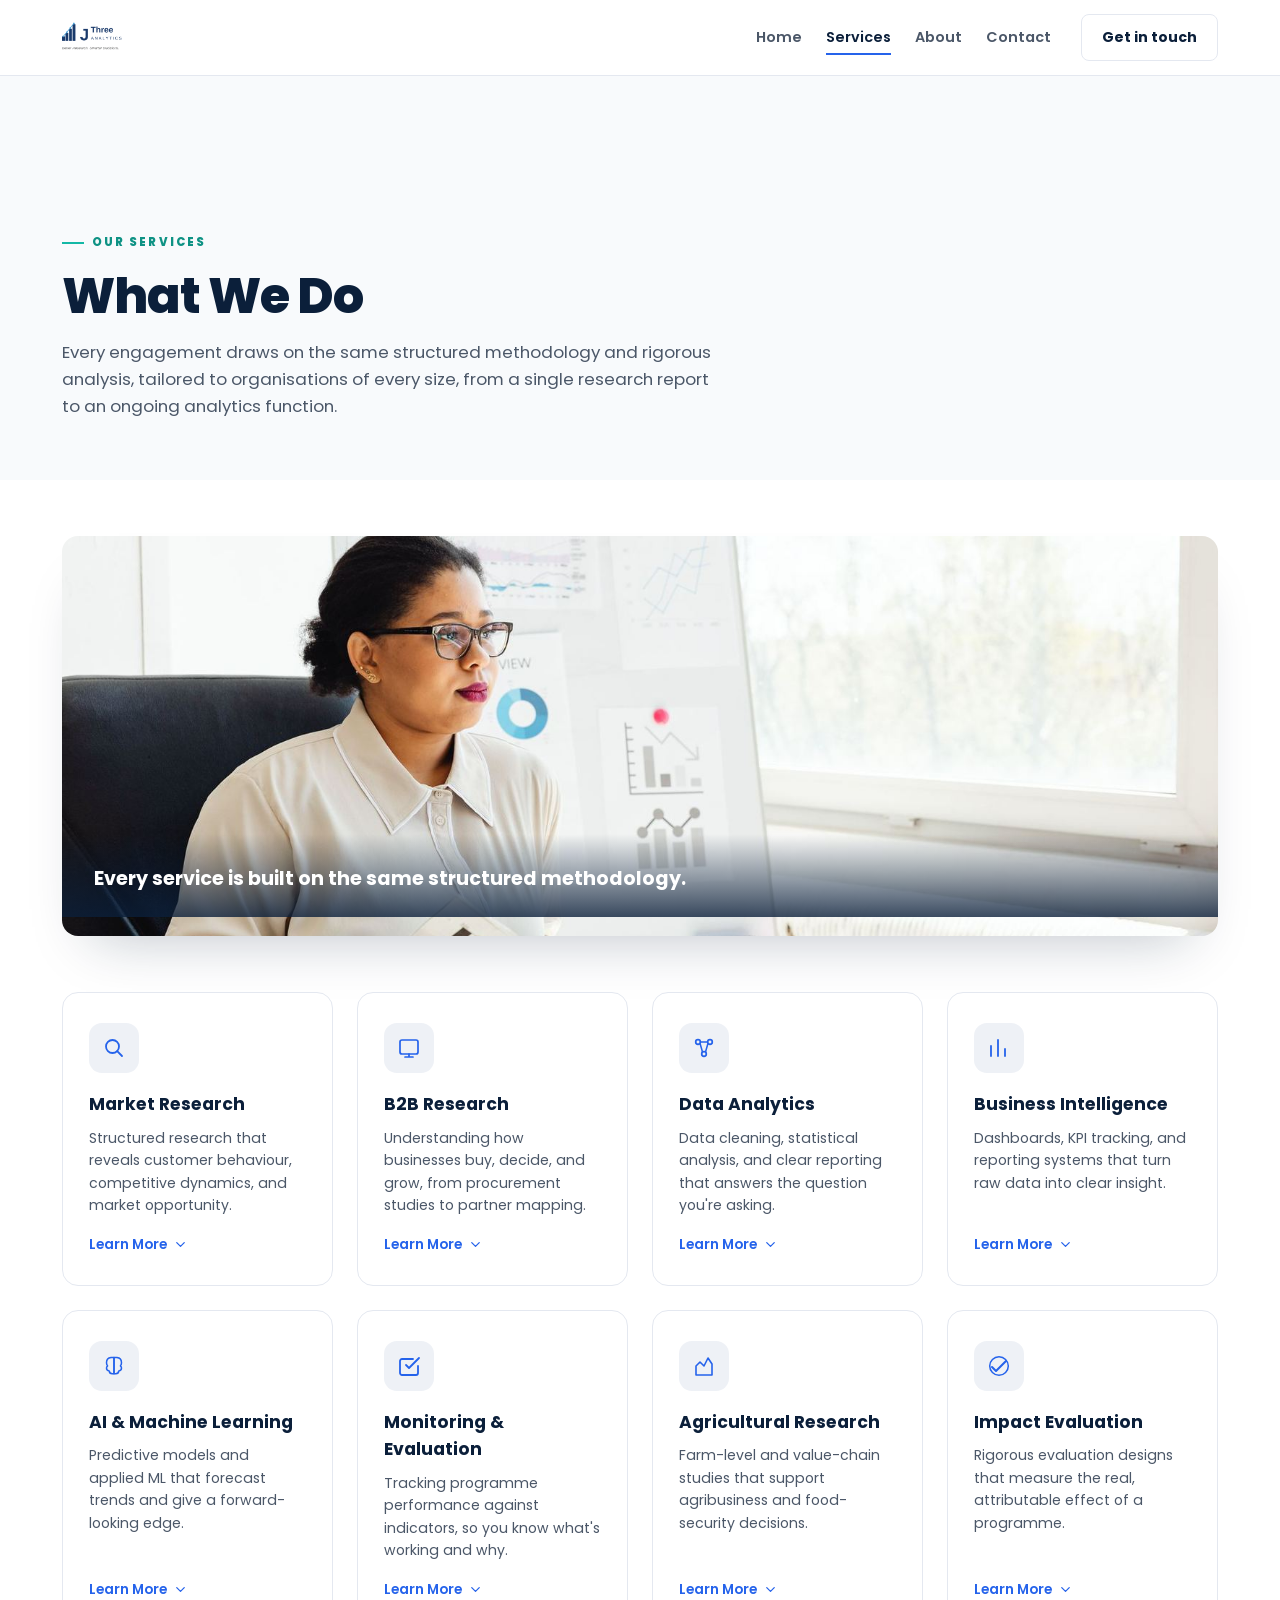
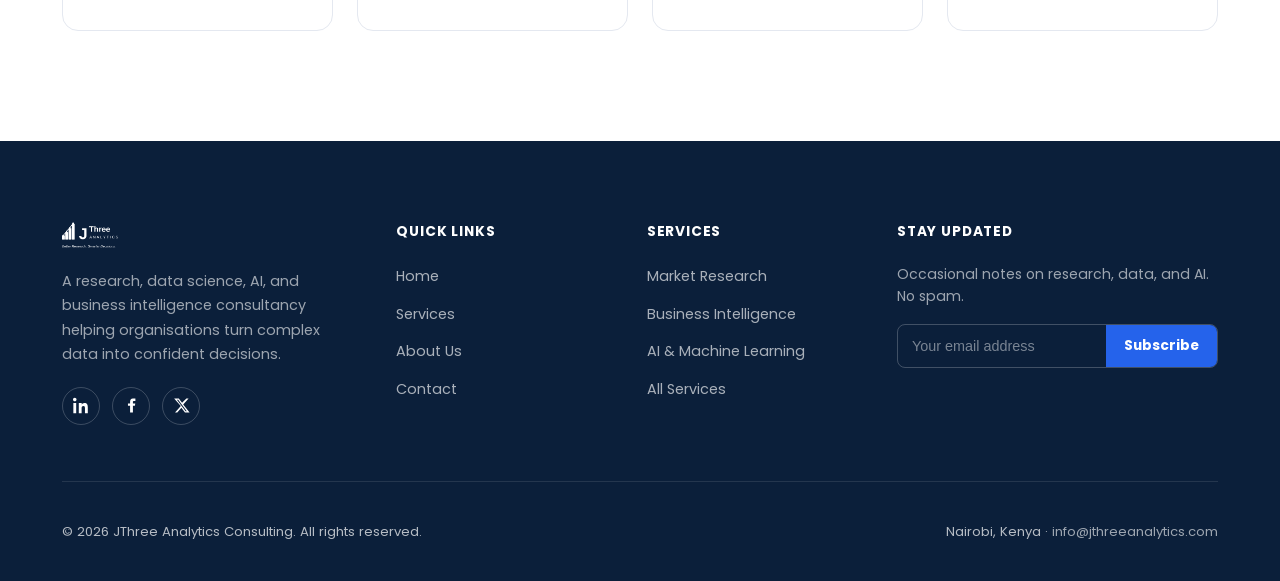
<file: services.html>
<!DOCTYPE html>
<html lang="en">
<head>
<meta charset="UTF-8">
<meta name="viewport" content="width=device-width, initial-scale=1.0">
<title>Services | JThree Analytics Consulting</title>
<meta name="description" content="Market research, B2B research, data analytics, business intelligence, AI & machine learning, monitoring & evaluation, agricultural research, and impact evaluation.">
<link rel="icon" href="assets/jthree-icon-teal-transparent.png" type="image/png">
<link rel="preconnect" href="https://fonts.googleapis.com">
<link rel="preconnect" href="https://fonts.gstatic.com" crossorigin>
<link href="https://fonts.googleapis.com/css2?family=Poppins:wght@400;500;600;700;800&display=swap" rel="stylesheet">
<link rel="stylesheet" href="style.css">
</head>
<body data-page="services">

<a class="skip-link" href="#main">Skip to content</a>

<header class="site-header" id="siteHeaderEl">
  <div class="wrap header-row">
    <a href="index.html" class="brand">
      <img src="assets/jthree-darkblue-transparent.png" alt="JThree Analytics Consulting" class="brand-logo">
    </a>
    <nav class="main-nav" aria-label="Primary">
      <a href="index.html" data-nav="home">Home</a>
      <a href="services.html" data-nav="services">Services</a>
      <a href="about.html" data-nav="about">About</a>
      <a href="contact.html" data-nav="contact">Contact</a>
    </nav>
    <a href="contact.html#request-form" class="btn btn-ghost nav-cta">Get in touch</a>
    <button class="nav-toggle" id="navToggle" aria-expanded="false" aria-controls="mobileNav" aria-label="Open menu">
      <span></span><span></span><span></span>
    </button>
  </div>
  <div class="mobile-nav" id="mobileNav">
    <a href="index.html" data-nav="home">Home</a>
    <a href="services.html" data-nav="services">Services</a>
    <a href="about.html" data-nav="about">About</a>
    <a href="contact.html" data-nav="contact">Contact</a>
  </div>
</header>

<main id="main">

  <section class="section" style="padding:150px 0 60px;background:var(--paper);">
    <div class="wrap">
      <p class="eyebrow reveal">Our Services</p>
      <h1 class="display reveal" style="font-size:clamp(2.1rem,4vw,3.1rem);margin-bottom:16px;">What We Do</h1>
      <p class="section-lede reveal">Every engagement draws on the same structured methodology and rigorous analysis, tailored to organisations of every size, from a single research report to an ongoing analytics function.</p>
    </div>
  </section>

  <section class="section" style="padding-top:56px;">
    <div class="wrap">
      <div class="photo-banner reveal" style="margin-bottom:56px;">
        <img src="assets/photos/hero-analyst-review.jpg" alt="Analyst reviewing research data and charts">
        <p class="photo-banner-caption">Every service is built on the same structured methodology.</p>
      </div>

      <div class="service-grid compact">

        <article class="service-card reveal" id="market-research">
          <span class="service-icon"><svg viewBox="0 0 24 24" fill="none"><circle cx="10.5" cy="10.5" r="6.5" stroke="currentColor" stroke-width="1.8"/><path d="M20 20l-4.8-4.8" stroke="currentColor" stroke-width="1.8" stroke-linecap="round"/></svg></span>
          <h3>Market Research</h3>
          <p>Structured research that reveals customer behaviour, competitive dynamics, and market opportunity.</p>
          <button class="service-card-toggle" aria-expanded="false" aria-controls="more-market-research">
            <span class="btn-toggle-label">Learn More</span>
            <svg viewBox="0 0 24 24" fill="none"><path d="M6 9l6 6 6-6" stroke="currentColor" stroke-width="2" stroke-linecap="round" stroke-linejoin="round"/></svg>
          </button>
          <div class="service-card-more" id="more-market-research">
            <p>From consumer segmentation to competitor benchmarking, we design studies that answer the specific question your organisation is facing.</p>
          </div>
        </article>

        <article class="service-card reveal">
          <span class="service-icon"><svg viewBox="0 0 24 24" fill="none"><rect x="3" y="4" width="18" height="14" rx="2" stroke="currentColor" stroke-width="1.7"/><path d="M8 21h8M12 18v3" stroke="currentColor" stroke-width="1.7" stroke-linecap="round"/></svg></span>
          <h3>B2B Research</h3>
          <p>Understanding how businesses buy, decide, and grow, from procurement studies to partner mapping.</p>
          <button class="service-card-toggle" aria-expanded="false" aria-controls="more-b2b">
            <span class="btn-toggle-label">Learn More</span>
            <svg viewBox="0 0 24 24" fill="none"><path d="M6 9l6 6 6-6" stroke="currentColor" stroke-width="2" stroke-linecap="round" stroke-linejoin="round"/></svg>
          </button>
          <div class="service-card-more" id="more-b2b">
            <p>We interview and survey decision-makers directly, giving you a grounded view of how other businesses actually evaluate and buy.</p>
          </div>
        </article>

        <article class="service-card reveal">
          <span class="service-icon"><svg viewBox="0 0 24 24" fill="none"><circle cx="6" cy="6" r="2.3" stroke="currentColor" stroke-width="1.7"/><circle cx="18" cy="6" r="2.3" stroke="currentColor" stroke-width="1.7"/><circle cx="12" cy="18" r="2.3" stroke="currentColor" stroke-width="1.7"/><path d="M8 7.2 10.5 16M16 7.2 13.5 16M8.3 6h7.4" stroke="currentColor" stroke-width="1.5"/></svg></span>
          <h3>Data Analytics</h3>
          <p>Data cleaning, statistical analysis, and clear reporting that answers the question you're asking.</p>
          <button class="service-card-toggle" aria-expanded="false" aria-controls="more-data-analytics">
            <span class="btn-toggle-label">Learn More</span>
            <svg viewBox="0 0 24 24" fill="none"><path d="M6 9l6 6 6-6" stroke="currentColor" stroke-width="2" stroke-linecap="round" stroke-linejoin="round"/></svg>
          </button>
          <div class="service-card-more" id="more-data-analytics">
            <p>We take messy, real-world data and turn it into a clean, reliable base for analysis. Then we answer the question that motivated the project in the first place.</p>
          </div>
        </article>

        <article class="service-card reveal" id="business-intelligence">
          <span class="service-icon"><svg viewBox="0 0 24 24" fill="none"><path d="M4 20V10M11 20V4M18 20v-7" stroke="currentColor" stroke-width="1.8" stroke-linecap="round"/></svg></span>
          <h3>Business Intelligence</h3>
          <p>Dashboards, KPI tracking, and reporting systems that turn raw data into clear insight.</p>
          <button class="service-card-toggle" aria-expanded="false" aria-controls="more-bi">
            <span class="btn-toggle-label">Learn More</span>
            <svg viewBox="0 0 24 24" fill="none"><path d="M6 9l6 6 6-6" stroke="currentColor" stroke-width="2" stroke-linecap="round" stroke-linejoin="round"/></svg>
          </button>
          <div class="service-card-more" id="more-bi">
            <p>Live dashboards give your leadership team one trusted view of performance, instead of five spreadsheets that don't agree with each other.</p>
          </div>
        </article>

        <article class="service-card reveal" id="ai-ml">
          <span class="service-icon"><svg viewBox="0 0 24 24" fill="none"><path d="M9 3.5c-2.6.3-4.5 2.5-4.5 5.2 0 1.2.4 2.3 1.1 3.2-.7.5-1.1 1.3-1.1 2.2 0 1.5 1.2 2.7 2.7 2.8.1 1.6 1.4 2.8 3 2.8h1.8V3.5H9Z" stroke="currentColor" stroke-width="1.5" stroke-linejoin="round"/><path d="M15 3.5c2.6.3 4.5 2.5 4.5 5.2 0 1.2-.4 2.3-1.1 3.2.7.5 1.1 1.3 1.1 2.2 0 1.5-1.2 2.7-2.7 2.8-.1 1.6-1.4 2.8-3 2.8h-1.8V3.5H15Z" stroke="currentColor" stroke-width="1.5" stroke-linejoin="round"/></svg></span>
          <h3>AI &amp; Machine Learning</h3>
          <p>Predictive models and applied ML that forecast trends and give a forward-looking edge.</p>
          <button class="service-card-toggle" aria-expanded="false" aria-controls="more-ai">
            <span class="btn-toggle-label">Learn More</span>
            <svg viewBox="0 0 24 24" fill="none"><path d="M6 9l6 6 6-6" stroke="currentColor" stroke-width="2" stroke-linecap="round" stroke-linejoin="round"/></svg>
          </button>
          <div class="service-card-more" id="more-ai">
            <p>From demand forecasting to risk scoring, we build models that are explainable, so your team understands and trusts what's driving the prediction.</p>
          </div>
        </article>

        <article class="service-card reveal">
          <span class="service-icon"><svg viewBox="0 0 24 24" fill="none"><path d="M9 11l3 3L22 4" stroke="currentColor" stroke-width="1.8" stroke-linecap="round" stroke-linejoin="round"/><path d="M21 12v7a2 2 0 0 1-2 2H5a2 2 0 0 1-2-2V7a2 2 0 0 1 2-2h11" stroke="currentColor" stroke-width="1.8" stroke-linecap="round" stroke-linejoin="round"/></svg></span>
          <h3>Monitoring &amp; Evaluation</h3>
          <p>Tracking programme performance against indicators, so you know what's working and why.</p>
          <button class="service-card-toggle" aria-expanded="false" aria-controls="more-me">
            <span class="btn-toggle-label">Learn More</span>
            <svg viewBox="0 0 24 24" fill="none"><path d="M6 9l6 6 6-6" stroke="currentColor" stroke-width="2" stroke-linecap="round" stroke-linejoin="round"/></svg>
          </button>
          <div class="service-card-more" id="more-me">
            <p>We build M&amp;E frameworks aligned with donor reporting standards, then run the ongoing data collection that keeps them current.</p>
          </div>
        </article>

        <article class="service-card reveal">
          <span class="service-icon"><svg viewBox="0 0 24 24" fill="none"><path d="M4 21v-9l4-4 4 4 4-8 4 6v11H4Z" stroke="currentColor" stroke-width="1.6" stroke-linejoin="round"/></svg></span>
          <h3>Agricultural Research</h3>
          <p>Farm-level and value-chain studies that support agribusiness and food-security decisions.</p>
          <button class="service-card-toggle" aria-expanded="false" aria-controls="more-ag">
            <span class="btn-toggle-label">Learn More</span>
            <svg viewBox="0 0 24 24" fill="none"><path d="M6 9l6 6 6-6" stroke="currentColor" stroke-width="2" stroke-linecap="round" stroke-linejoin="round"/></svg>
          </button>
          <div class="service-card-more" id="more-ag">
            <p>Fieldwork with smallholders and agribusinesses alike, mapping the value chain from farm gate to market.</p>
          </div>
        </article>

        <article class="service-card reveal">
          <span class="service-icon"><svg viewBox="0 0 24 24" fill="none"><path d="m5 13 4 4L19 7" stroke="currentColor" stroke-width="2" stroke-linecap="round" stroke-linejoin="round"/><circle cx="12" cy="12" r="9.3" stroke="currentColor" stroke-width="1.5"/></svg></span>
          <h3>Impact Evaluation</h3>
          <p>Rigorous evaluation designs that measure the real, attributable effect of a programme.</p>
          <button class="service-card-toggle" aria-expanded="false" aria-controls="more-impact">
            <span class="btn-toggle-label">Learn More</span>
            <svg viewBox="0 0 24 24" fill="none"><path d="M6 9l6 6 6-6" stroke="currentColor" stroke-width="2" stroke-linecap="round" stroke-linejoin="round"/></svg>
          </button>
          <div class="service-card-more" id="more-impact">
            <p>Baseline, midline, and endline designs, including comparison groups where appropriate, so results reflect the programme's true effect.</p>
          </div>
        </article>

      </div>
    </div>
  </section>

</main>

<footer class="site-footer">
  <div class="wrap">
    <div class="footer-grid">
      <div class="footer-about">
        <img src="assets/jthree-teal-transparent.png" alt="JThree Analytics Consulting" class="footer-brand-logo" style="filter:brightness(0) invert(1);">
        <p>A research, data science, AI, and business intelligence consultancy helping organisations turn complex data into confident decisions.</p>
        <div class="footer-social" aria-label="Social media">
          <a href="https://www.linkedin.com" target="_blank" rel="noopener" aria-label="LinkedIn">
            <svg viewBox="0 0 24 24" fill="currentColor"><path d="M4.98 3.5C4.98 4.88 3.87 6 2.5 6S0 4.88 0 3.5 1.12 1 2.5 1s2.48 1.12 2.48 2.5zM.5 8.5h4V23h-4V8.5zM8.5 8.5h3.8v2h.05c.53-1 1.83-2.06 3.77-2.06 4.03 0 4.78 2.65 4.78 6.1V23h-4v-6.6c0-1.57-.03-3.6-2.19-3.6-2.2 0-2.54 1.72-2.54 3.49V23h-4V8.5z"/></svg>
          </a>
          <a href="#" aria-label="Facebook">
            <svg viewBox="0 0 24 24" fill="currentColor"><path d="M14 9V6.5c0-.8.5-1 1-1h2.5V2h-3.5c-3 0-4 1.9-4 4.7V9H7v3.5h3v9.5h4v-9.5h2.8L17.3 9H14Z"/></svg>
          </a>
          <a href="#" aria-label="X / Twitter">
            <svg viewBox="0 0 24 24" fill="currentColor"><path d="M18.9 2H22l-7.6 8.7L23.4 22H16.9l-5.1-6.7L6 22H2.9l8.1-9.3L1.6 2h6.6l4.6 6.1L18.9 2Zm-1.1 18h1.7L7.3 4H5.5L17.8 20Z"/></svg>
          </a>
        </div>
      </div>

      <div class="footer-col">
        <h4>Quick Links</h4>
        <ul>
          <li><a href="index.html">Home</a></li>
          <li><a href="services.html">Services</a></li>
          <li><a href="about.html">About Us</a></li>
          <li><a href="contact.html">Contact</a></li>
        </ul>
      </div>

      <div class="footer-col">
        <h4>Services</h4>
        <ul>
          <li><a href="services.html#market-research">Market Research</a></li>
          <li><a href="services.html#business-intelligence">Business Intelligence</a></li>
          <li><a href="services.html#ai-ml">AI &amp; Machine Learning</a></li>
          <li><a href="services.html">All Services</a></li>
        </ul>
      </div>

      <div class="footer-col footer-newsletter">
        <h4>Stay Updated</h4>
        <p>Occasional notes on research, data, and AI. No spam.</p>
        <form id="newsletterForm" action="https://api.web3forms.com/submit" method="POST">
          <input type="hidden" name="access_key" value="YOUR_WEB3FORMS_ACCESS_KEY">
          <input type="hidden" name="subject" value="New newsletter signup - JThree Analytics website">
          <input type="hidden" name="from_name" value="JThree Analytics Website">
          <input type="checkbox" name="botcheck" class="hp-field" tabindex="-1" autocomplete="off">
          <div class="newsletter-form">
            <input type="email" name="email" placeholder="Your email address" required aria-label="Email address" id="newsletterEmail">
            <button type="submit" id="newsletterBtn">Subscribe</button>
          </div>
          <p class="newsletter-status" id="newsletterStatus" role="status" aria-live="polite"></p>
        </form>
      </div>
    </div>

    <div class="footer-bottom">
      <p>&copy; <span id="year"></span> JThree Analytics Consulting. All rights reserved.</p>
      <p>Nairobi, Kenya &middot; <a href="mailto:info@jthreeanalytics.com">info@jthreeanalytics.com</a></p>
    </div>
  </div>
</footer>

<button class="back-to-top" id="backToTop" aria-label="Back to top">
  <svg viewBox="0 0 24 24" fill="none"><path d="M12 19V5M5 12l7-7 7 7" stroke="currentColor" stroke-width="2.2" stroke-linecap="round" stroke-linejoin="round"/></svg>
</button>

<script src="script.js"></script>
</body>
</html>
</file>
<file: style.css>
/* ============================================================
   JThree Analytics Consulting — design tokens
   ============================================================ */
:root{
  --navy:        #0b1f3a;
  --navy-soft:   #12294d;
  --blue:        #2563eb;
  --blue-deep:   #1d4fc4;
  --teal:        #14b8a6;
  --teal-deep:   #0e9284;
  --ink:         #0b1f3a;
  --slate:       #4b5768;
  --slate-light: #8993a4;
  --paper:       #f8fafc;
  --paper-alt:   #eef1f6;
  --white:       #ffffff;
  --line:        #e4e8f0;

  --font-display: "Poppins", -apple-system, sans-serif;
  --font-body: "Poppins", -apple-system, BlinkMacSystemFont, "Segoe UI", sans-serif;

  --wrap: 1220px;
  --radius: 16px;
  --ease: cubic-bezier(.22,.7,.24,1);
}

*,*::before,*::after{ box-sizing:border-box; }
html{ scroll-behavior:smooth; }
@media (prefers-reduced-motion: reduce){
  html{ scroll-behavior:auto; }
  *,*::before,*::after{ animation-duration:.001ms !important; animation-iteration-count:1 !important; transition-duration:.001ms !important; scroll-behavior:auto !important; }
}

body{
  margin:0;
  font-family:var(--font-body);
  color:var(--slate);
  background:var(--white);
  -webkit-font-smoothing:antialiased;
  line-height:1.6;
}

img{ max-width:100%; display:block; }
a{ color:inherit; text-decoration:none; }

.wrap{ max-width:var(--wrap); margin:0 auto; padding:0 32px; }

.display{
  font-family:var(--font-display);
  font-weight:800;
  line-height:1.12;
  letter-spacing:-.02em;
  margin:0;
  color:var(--navy);
}

.skip-link{
  position:absolute; left:-999px; top:0;
  background:var(--blue); color:var(--white); padding:12px 18px; z-index:999;
  border-radius:0 0 8px 0;
}
.skip-link:focus{ left:0; }

.eyebrow{
  font-family:var(--font-display);
  font-size:.72rem;
  font-weight:800;
  letter-spacing:.18em;
  text-transform:uppercase;
  color:var(--teal-deep);
  margin:0 0 16px;
  display:inline-flex; align-items:center; gap:8px;
}
.eyebrow::before{ content:""; width:22px; height:2px; background:var(--teal); display:inline-block; }

.icon-sm{ width:16px; height:16px; vertical-align:-3px; margin-right:6px; }
.section-lede{ font-size:1.05rem; color:var(--slate); max-width:60ch; margin:0; }

/* ============================================================
   Buttons
   ============================================================ */
.btn{
  display:inline-flex; align-items:center; gap:8px;
  padding:15px 28px; border-radius:8px;
  font-family:var(--font-display);
  font-weight:700; font-size:.94rem;
  transition:transform .25s var(--ease), background .25s var(--ease), border-color .25s var(--ease), color .25s var(--ease), box-shadow .25s var(--ease);
  border:1.5px solid transparent;
  cursor:pointer;
}
.btn-primary{ background:var(--blue); color:var(--white); box-shadow:0 14px 28px -14px rgba(30,78,216,.45); }
.btn-primary:hover{ background:var(--blue-deep); transform:translateY(-2px); }
.btn-outline{ border-color:var(--line); color:var(--navy); background:var(--white); }
.btn-outline:hover{ border-color:var(--blue); color:var(--blue); transform:translateY(-2px); }
.btn-ghost{ border-color:var(--line); color:var(--navy); padding:11px 20px; font-size:.88rem; }
.btn-ghost:hover{ border-color:var(--blue); color:var(--blue); }
.btn-teal{ background:var(--teal); color:var(--navy); box-shadow:0 14px 28px -14px rgba(20,184,166,.45); }
.btn-teal:hover{ background:var(--teal-deep); color:var(--white); transform:translateY(-2px); }
:focus-visible{ outline:2.5px solid var(--blue); outline-offset:3px; }

/* ============================================================
   Header / nav
   ============================================================ */
.site-header{
  position:sticky; top:0; z-index:100;
  background:rgba(255,255,255,.92);
  backdrop-filter:blur(10px);
  border-bottom:1px solid var(--line);
  transition:box-shadow .3s;
}
.site-header.scrolled{ box-shadow:0 8px 24px -18px rgba(11,31,58,.25); }
.header-row{ display:flex; align-items:center; gap:26px; padding:14px 32px; }
.brand-logo{ height:32px; width:auto; }
.main-nav{ display:flex; gap:24px; margin-left:auto; }
.main-nav a{
  color:var(--slate); font-size:.9rem; font-weight:600;
  position:relative; padding:4px 0; transition:color .2s;
}
.main-nav a:hover{ color:var(--navy); }
.main-nav a::after{
  content:""; position:absolute; left:0; right:0; bottom:-2px; height:2px;
  background:var(--blue); transform:scaleX(0); transform-origin:left;
  transition:transform .25s var(--ease);
}
.main-nav a:hover::after{ transform:scaleX(1); }
.main-nav a.active{ color:var(--navy); }
.main-nav a.active::after{ transform:scaleX(1); }
.nav-cta{ margin-left:4px; white-space:nowrap; }
.nav-toggle{ display:none; flex-direction:column; gap:5px; background:none; border:none; padding:8px; margin-left:auto; cursor:pointer; }
.nav-toggle span{ width:22px; height:2px; background:var(--navy); border-radius:2px; }
.mobile-nav{ display:none; flex-direction:column; padding:6px 32px 18px; }
.mobile-nav a{ color:var(--slate); padding:10px 0; font-size:.98rem; font-weight:600; border-top:1px solid var(--line); }
.mobile-nav a.active{ color:var(--navy); }

@media (max-width:960px){
  .main-nav, .nav-cta{ display:none; }
  .nav-toggle{ display:flex; }
  .mobile-nav.open{ display:flex; }
}

/* ============================================================
   Hero (parallax)
   ============================================================ */
.hero{
  position:relative; overflow:hidden;
  min-height:88vh; display:flex; align-items:center;
  background:var(--navy);
}
.hero-bg{
  position:absolute; inset:-8% -8%; z-index:0;
  background-size:cover; background-position:center;
  will-change:transform;
}
.hero-bg img{ width:100%; height:100%; object-fit:cover; }
.hero-scrim{
  position:absolute; inset:0; z-index:1;
  background:linear-gradient(180deg, rgba(11,31,58,.86) 0%, rgba(11,31,58,.78) 45%, rgba(11,31,58,.94) 100%);
}
.hero-content{ position:relative; z-index:2; padding:120px 0 90px; }
.hero-eyebrow{ color:var(--teal); }
.hero-eyebrow::before{ background:var(--teal); }
.hero h1{ color:var(--white); font-size:clamp(2.6rem,5.4vw,4.4rem); max-width:16ch; }
.hero-lede{ color:rgba(255,255,255,.82); font-size:1.2rem; max-width:52ch; margin:24px 0 36px; }
.hero-actions{ display:flex; gap:16px; flex-wrap:wrap; }
.hero .btn-outline{ border-color:rgba(255,255,255,.4); color:var(--white); background:transparent; }
.hero .btn-outline:hover{ border-color:var(--white); background:rgba(255,255,255,.1); }

.scroll-cue{ position:relative; z-index:2; display:flex; justify-content:center; padding-bottom:26px; }
.scroll-cue span{ width:22px; height:36px; border:1.5px solid rgba(255,255,255,.35); border-radius:14px; position:relative; display:block; }
.scroll-cue span::before{
  content:""; position:absolute; left:50%; top:7px; width:4px; height:8px; margin-left:-2px;
  background:var(--teal); border-radius:3px; animation:scrollDot 1.8s ease-in-out infinite;
}
@keyframes scrollDot{ 0%{opacity:1; transform:translateY(0);} 70%{opacity:0; transform:translateY(10px);} 100%{opacity:0;} }

.quote-band{
  max-width:820px; margin:0 auto; text-align:center; padding:0 20px;
}
.quote-mark{ width:38px; height:38px; color:var(--teal); margin:0 auto 20px; opacity:.85; }
.quote-text{
  font-family:var(--font-display); font-weight:700; color:var(--navy);
  font-size:clamp(1.4rem,2.6vw,2rem); line-height:1.4; margin:0 0 18px; letter-spacing:-.01em;
}
.quote-attribution{ font-size:.86rem; color:var(--slate-light); font-weight:600; margin:0; }
.quote-attribution::before{ content:""; display:block; width:32px; height:2px; background:var(--line); margin:0 auto 14px; }

.process-steps{ display:grid; grid-template-columns:repeat(4,1fr); gap:28px; margin-top:8px; }
.process-step{ position:relative; padding-top:20px; border-top:2px solid var(--blue); }
.process-num{
  display:block; font-family:var(--font-display); font-weight:700;
  color:var(--blue); font-size:1.3rem; margin-bottom:10px;
}
.process-step h3{ color:var(--navy); font-size:1.02rem; margin:0 0 8px; }
.process-step p{ font-size:.9rem; color:var(--slate); margin:0; }
@media (max-width:900px){ .process-steps{ grid-template-columns:1fr 1fr; } }
@media (max-width:560px){ .process-steps{ grid-template-columns:1fr; } }

/* ============================================================
   Logo strip
   ============================================================ */
.logos-strip{ background:var(--paper); padding:44px 0; border-bottom:1px solid var(--line); }
.logos-label{ text-align:center; font-size:.78rem; font-weight:700; letter-spacing:.1em; text-transform:uppercase; color:var(--slate-light); margin:0 0 24px; }
.logos-row{ display:flex; justify-content:center; align-items:center; gap:48px; flex-wrap:wrap; }
.logo-chip{
  font-family:var(--font-display); font-weight:800; font-size:1.05rem; color:var(--slate-light);
  letter-spacing:-.01em; opacity:.7; transition:opacity .2s;
}
.logo-chip:hover{ opacity:1; color:var(--navy); }

/* ============================================================
   Generic section helpers
   ============================================================ */
.section{ padding:110px 0; }
.section.on-paper{ background:var(--paper); }
.section-head{ max-width:70ch; margin-bottom:52px; }
.section-head.center{ margin-left:auto; margin-right:auto; text-align:center; }
.section-head .display{ font-size:clamp(1.9rem,3.4vw,2.7rem); margin-bottom:16px; }
.section-foot{ margin-top:44px; text-align:center; }

.link-arrow{
  display:inline-flex; align-items:center; gap:8px;
  font-family:var(--font-display); font-weight:700; color:var(--blue); font-size:.94rem;
}
.link-arrow svg{ width:16px; height:16px; transition:transform .25s var(--ease); }
.link-arrow:hover svg{ transform:translateX(4px); }

/* ============================================================
   About preview / general split layout
   ============================================================ */
.split{ display:grid; grid-template-columns:1fr 1fr; gap:64px; align-items:center; }
.split-media{ border-radius:var(--radius); overflow:hidden; box-shadow:0 30px 60px -32px rgba(11,31,58,.3); }
.split-media img{ width:100%; height:100%; object-fit:cover; aspect-ratio:4/3; }
@media (max-width:900px){ .split{ grid-template-columns:1fr; gap:36px; } }

.pillars{ display:grid; grid-template-columns:repeat(3,1fr); gap:22px; margin-top:16px; }
.pillar{
  background:var(--white); border:1px solid var(--line); border-radius:var(--radius);
  padding:26px 22px; transition:transform .3s var(--ease), box-shadow .3s var(--ease);
}
.pillar:hover{ transform:translateY(-4px); box-shadow:0 18px 34px -22px rgba(11,31,58,.18); }
.pillar-icon{
  width:44px; height:44px; border-radius:12px; background:var(--paper-alt); color:var(--blue);
  display:flex; align-items:center; justify-content:center; margin-bottom:16px;
}
.pillar-icon svg{ width:22px; height:22px; }
.pillar h3{ font-family:var(--font-display); font-size:1.02rem; color:var(--navy); margin:0 0 8px; }
.pillar p{ font-size:.9rem; margin:0; color:var(--slate); }
@media (max-width:900px){ .pillars{ grid-template-columns:1fr; } }

/* ============================================================
   Service cards
   ============================================================ */
.service-grid{ display:grid; grid-template-columns:repeat(3,1fr); gap:24px; }
.service-grid.compact{ grid-template-columns:repeat(4,1fr); }
.service-card{
  background:var(--white); border:1px solid var(--line); border-radius:var(--radius);
  padding:30px 26px; transition:transform .3s var(--ease), box-shadow .3s var(--ease), border-color .3s;
  display:flex; flex-direction:column;
}
.service-card:hover{ transform:translateY(-6px); box-shadow:0 24px 44px -26px rgba(11,31,58,.22); border-color:transparent; }
.service-icon{
  width:50px; height:50px; border-radius:13px; background:var(--paper-alt); color:var(--blue);
  display:flex; align-items:center; justify-content:center; margin-bottom:18px;
}
.service-icon svg{ width:24px; height:24px; }
.service-card h3{ font-family:var(--font-display); color:var(--navy); font-size:1.08rem; margin:0 0 8px; }
.service-card p{ font-size:.88rem; margin:0 0 18px; flex:1; }
.service-card .link-arrow{ font-size:.86rem; }
.service-card-toggle{
  display:inline-flex; align-items:center; gap:6px;
  font-family:var(--font-display); font-weight:600; color:var(--blue); font-size:.86rem;
  background:none; border:none; padding:0; cursor:pointer; margin-top:auto;
}
.service-card-toggle svg{ width:15px; height:15px; transition:transform .3s var(--ease); }
.service-card-toggle[aria-expanded="true"] svg{ transform:rotate(180deg); }
.service-card-more{
  max-height:0; overflow:hidden; transition:max-height .35s var(--ease), margin-top .35s var(--ease);
  font-size:.86rem; color:var(--slate);
}
.service-card-more.open{ max-height:200px; margin-top:12px; }
@media (max-width:1100px){ .service-grid, .service-grid.compact{ grid-template-columns:repeat(2,1fr); } }
@media (max-width:600px){ .service-grid, .service-grid.compact{ grid-template-columns:1fr; } }

/* ============================================================
   Why choose us / feature rows
   ============================================================ */
.feature-list{ display:grid; gap:0; }
.feature-row{ display:flex; gap:18px; padding:22px 0; border-top:1px solid var(--line); }
.feature-row:first-child{ border-top:none; padding-top:0; }
.feature-row:last-child{ padding-bottom:0; }
.feature-icon{
  flex:none; width:46px; height:46px; border-radius:12px; background:var(--paper-alt); color:var(--blue);
  display:flex; align-items:center; justify-content:center;
}
.feature-icon svg{ width:22px; height:22px; }
.feature-row h3{ font-family:var(--font-display); color:var(--navy); font-size:1.02rem; margin:0 0 6px; }
.feature-row p{ color:var(--slate); font-size:.9rem; margin:0; }

/* ============================================================
   Stats band
   ============================================================ */
.stats-band{ background:var(--navy); border-radius:24px; padding:52px 40px; position:relative; overflow:hidden; }
.stats-band::before{
  content:""; position:absolute; width:420px; height:420px; border-radius:50%;
  border:1px solid rgba(255,255,255,.08); right:-140px; top:-120px;
}
.stats-grid{ position:relative; z-index:1; display:grid; grid-template-columns:repeat(4,1fr); gap:24px; }
.stat-item{ text-align:center; }
.stat-num{ display:block; font-family:var(--font-display); font-weight:800; font-size:clamp(1.9rem,3vw,2.6rem); color:var(--white); }
.stat-label{ display:block; margin-top:8px; color:rgba(255,255,255,.7); font-size:.86rem; }
@media (max-width:800px){ .stats-grid{ grid-template-columns:1fr 1fr; } }

/* ============================================================
   Team
   ============================================================ */
.team-grid{ display:grid; grid-template-columns:repeat(4,1fr); gap:24px; }
.team-card{ text-align:center; }
.team-avatar{
  width:100%; aspect-ratio:1; border-radius:16px; margin-bottom:16px;
  background:linear-gradient(150deg, var(--navy), var(--blue));
  display:flex; align-items:center; justify-content:center;
  font-family:var(--font-display); font-weight:800; font-size:2rem; color:var(--white);
}
.team-card h3{ font-family:var(--font-display); color:var(--navy); font-size:1rem; margin:0 0 4px; }
.team-card p{ font-size:.84rem; color:var(--slate-light); margin:0; }
@media (max-width:900px){ .team-grid{ grid-template-columns:repeat(2,1fr); } }

/* ============================================================
   Industries
   ============================================================ */
.industry-grid{ display:grid; grid-template-columns:repeat(4,1fr); gap:20px; }
.industry-card{
  background:var(--white); border:1px solid var(--line); border-radius:var(--radius);
  padding:28px 22px; transition:transform .3s var(--ease), box-shadow .3s var(--ease), background .3s;
}
.industry-card:hover{ transform:translateY(-4px); box-shadow:0 20px 38px -24px rgba(11,31,58,.2); background:var(--paper); }
.industry-icon{
  width:44px; height:44px; border-radius:12px; background:var(--paper-alt); color:var(--teal-deep);
  display:flex; align-items:center; justify-content:center; margin-bottom:14px;
}
.industry-icon svg{ width:22px; height:22px; }
.industry-card h3{ font-family:var(--font-display); color:var(--navy); font-size:.98rem; margin:0 0 6px; }
.industry-card p{ font-size:.84rem; margin:0; color:var(--slate); }
@media (max-width:1100px){ .industry-grid{ grid-template-columns:repeat(3,1fr); } }
@media (max-width:700px){ .industry-grid{ grid-template-columns:1fr 1fr; } }
@media (max-width:460px){ .industry-grid{ grid-template-columns:1fr; } }

/* ============================================================
   Projects
   ============================================================ */
.project-grid{ display:grid; grid-template-columns:repeat(2,1fr); gap:28px; }
.project-card{
  position:relative; border-radius:var(--radius); overflow:hidden;
  box-shadow:0 24px 46px -28px rgba(11,31,58,.28);
  aspect-ratio:5/4;
}
.project-card img{ width:100%; height:100%; object-fit:cover; transition:transform .5s var(--ease); }
.project-card:hover img{ transform:scale(1.06); }
.project-overlay{
  position:absolute; inset:0;
  background:linear-gradient(0deg, rgba(11,31,58,.92) 0%, rgba(11,31,58,.35) 55%, rgba(11,31,58,0) 100%);
  display:flex; flex-direction:column; justify-content:flex-end; padding:30px;
}
.project-sector{ color:var(--teal); font-family:var(--font-display); font-weight:700; font-size:.75rem; letter-spacing:.1em; text-transform:uppercase; margin-bottom:8px; }
.project-overlay h3{ font-family:var(--font-display); color:var(--white); font-size:1.3rem; margin:0 0 10px; }
.project-overlay p{ color:rgba(255,255,255,.8); font-size:.9rem; margin:0 0 14px; max-width:44ch; }
.project-overlay .link-arrow{ color:var(--white); }
@media (max-width:800px){ .project-grid{ grid-template-columns:1fr; } }

/* ============================================================
   Insights / blog
   ============================================================ */
.insight-grid{ display:grid; grid-template-columns:repeat(3,1fr); gap:28px; }
.insight-card{
  background:var(--white); border:1px solid var(--line); border-radius:var(--radius); overflow:hidden;
  transition:transform .3s var(--ease), box-shadow .3s var(--ease); display:flex; flex-direction:column;
}
.insight-card:hover{ transform:translateY(-6px); box-shadow:0 24px 44px -26px rgba(11,31,58,.22); }
.insight-tag-block{
  height:140px; background:linear-gradient(150deg, var(--navy), var(--blue));
  display:flex; align-items:center; justify-content:center; position:relative;
}
.insight-tag-block svg{ width:38px; height:38px; color:rgba(255,255,255,.85); }
.insight-body{ padding:24px; display:flex; flex-direction:column; flex:1; }
.insight-category{ font-family:var(--font-display); font-weight:700; font-size:.72rem; letter-spacing:.1em; text-transform:uppercase; color:var(--teal-deep); margin-bottom:10px; }
.insight-body h3{ font-family:var(--font-display); color:var(--navy); font-size:1.05rem; margin:0 0 10px; }
.insight-body p{ font-size:.88rem; margin:0 0 18px; flex:1; }
@media (max-width:1000px){ .insight-grid{ grid-template-columns:1fr 1fr; } }
@media (max-width:640px){ .insight-grid{ grid-template-columns:1fr; } }

/* ============================================================
   CTA card
   ============================================================ */
.cta-band{ padding:0 0 110px; text-align:center; }
.cta-card{
  background:var(--navy); border-radius:24px; padding:64px 40px; position:relative; overflow:hidden;
}
.cta-card::before{
  content:""; position:absolute; width:460px; height:460px; border-radius:50%;
  background:radial-gradient(circle, rgba(30,78,216,.35), transparent 70%);
  right:-160px; top:-160px;
}
.cta-card .display{ color:var(--white); font-size:clamp(1.8rem,3vw,2.4rem); margin-bottom:16px; position:relative; z-index:1; }
.cta-card p{ color:rgba(255,255,255,.78); max-width:52ch; margin:0 auto 32px; font-size:1.02rem; position:relative; z-index:1; }
.cta-band-actions{ display:flex; gap:16px; justify-content:center; flex-wrap:wrap; position:relative; z-index:1; }
.cta-card .btn-outline{ border-color:rgba(255,255,255,.4); color:var(--white); background:transparent; }
.cta-card .btn-outline:hover{ border-color:var(--white); background:rgba(255,255,255,.1); }

/* ============================================================
   Contact / request form
   ============================================================ */
.contact-hero{ padding:150px 0 0; }
.contact-grid{ display:grid; grid-template-columns:1fr 1.05fr; gap:56px; align-items:start; padding-bottom:100px; }
.contact-copy .display{ font-size:clamp(2rem,3.6vw,2.8rem); margin-bottom:20px; }
.contact-lede{ color:var(--slate); max-width:48ch; margin:0 0 32px; font-size:1.02rem; }
.contact-list{ list-style:none; margin:0; padding:0; display:grid; gap:18px; }
.contact-list li{ display:flex; align-items:center; gap:16px; }
.contact-icon{
  flex:none; width:42px; height:42px; border-radius:50%; background:var(--paper-alt); color:var(--blue);
  display:flex; align-items:center; justify-content:center;
}
.contact-icon svg{ width:20px; height:20px; }
.contact-list a{ color:var(--navy); font-weight:600; transition:color .2s; }
.contact-list a:hover{ color:var(--blue); }
.contact-list span{ color:var(--navy); font-weight:600; }
.trust-notes{ margin-top:32px; display:grid; gap:10px; }
.trust-notes p{ display:flex; align-items:flex-start; gap:8px; font-size:.88rem; color:var(--slate); margin:0; }
.trust-notes .icon-sm{ color:var(--teal-deep); flex:none; margin-top:2px; }

.request-card{
  background:var(--white); border:1px solid var(--line); border-radius:24px; padding:40px;
  box-shadow:0 30px 60px -36px rgba(11,31,58,.22);
}
.request-intro{ margin-bottom:24px; }
.request-intro .display{ font-size:clamp(1.5rem,2.4vw,1.9rem); margin-bottom:8px; }
.request-form{ display:flex; flex-direction:column; gap:20px; }
.form-row{ display:grid; grid-template-columns:1fr 1fr; gap:20px; }
.form-field{ display:flex; flex-direction:column; gap:8px; }
.form-field label{ font-size:.85rem; font-weight:700; color:var(--navy); font-family:var(--font-display); }
.form-field input, .form-field select, .form-field textarea{
  font-family:var(--font-body); font-size:.96rem; color:var(--navy); background:var(--paper);
  border:1.5px solid var(--line); border-radius:10px; padding:12px 14px;
  transition:border-color .2s, box-shadow .2s; width:100%;
}
.form-field textarea{ resize:vertical; min-height:110px; }
.form-field input:focus, .form-field select:focus, .form-field textarea:focus{
  outline:none; border-color:var(--blue); box-shadow:0 0 0 4px var(--paper-alt);
}
.hp-field{ position:absolute; left:-9999px; opacity:0; pointer-events:none; }
.request-form .btn-primary{ align-self:flex-start; }
.request-form .btn-primary:disabled{ opacity:.6; cursor:not-allowed; transform:none; }
.form-status{ margin:0; font-size:.9rem; font-weight:600; min-height:1.2em; }
.form-status.success{ color:#0a8a4b; }
.form-status.error{ color:#c92a2a; }
@media (max-width:640px){ .request-card{ padding:30px 22px; } .form-row{ grid-template-columns:1fr; } }
@media (max-width:900px){ .contact-grid{ grid-template-columns:1fr; } }

.map-frame{ border-radius:var(--radius); overflow:hidden; border:1px solid var(--line); margin-top:40px; }
.map-frame iframe{ width:100%; height:340px; border:0; display:block; }

/* ============================================================
   Footer (mega)
   ============================================================ */
.site-footer{ background:var(--navy); color:rgba(255,255,255,.7); padding:80px 0 0; }
.footer-grid{ display:grid; grid-template-columns:1.4fr 1fr 1fr 1.2fr; gap:40px; padding-bottom:56px; border-bottom:1px solid rgba(255,255,255,.1); }
.footer-brand-logo{ height:30px; width:auto; margin-bottom:18px; }
.footer-about p{ font-size:.9rem; line-height:1.7; max-width:34ch; color:rgba(255,255,255,.6); }
.footer-social{ display:flex; gap:12px; margin-top:20px; }
.footer-social a{
  width:38px; height:38px; border-radius:50%; border:1px solid rgba(255,255,255,.2);
  display:flex; align-items:center; justify-content:center; transition:background .2s, border-color .2s;
}
.footer-social a:hover{ background:var(--blue); border-color:var(--blue); }
.footer-social svg{ width:17px; height:17px; color:var(--white); }
.footer-col h4{ font-family:var(--font-display); color:var(--white); font-size:.86rem; letter-spacing:.06em; text-transform:uppercase; margin:0 0 20px; }
.footer-col ul{ list-style:none; margin:0; padding:0; display:grid; gap:12px; }
.footer-col a{ font-size:.9rem; color:rgba(255,255,255,.65); transition:color .2s; }
.footer-col a:hover{ color:var(--white); }
.footer-newsletter p{ font-size:.88rem; color:rgba(255,255,255,.6); margin:0 0 16px; }
.newsletter-form{ display:flex; gap:0; border:1px solid rgba(255,255,255,.22); border-radius:8px; overflow:hidden; }
.newsletter-form input{
  flex:1; border:none; background:transparent; padding:13px 14px; color:var(--white); font-size:.9rem; min-width:0;
}
.newsletter-form input::placeholder{ color:rgba(255,255,255,.45); }
.newsletter-form input:focus{ outline:none; }
.newsletter-form button{
  border:none; background:var(--blue); color:var(--white); padding:0 18px; font-weight:700;
  font-family:var(--font-display); font-size:.86rem; cursor:pointer; transition:background .2s;
}
.newsletter-form button:hover{ background:var(--blue-deep); }
.newsletter-status{ font-size:.82rem; margin:10px 0 0; min-height:1.2em; }
.newsletter-status.success{ color:var(--teal); }
.newsletter-status.error{ color:#ff9a9a; }
.footer-bottom{ display:flex; align-items:center; justify-content:space-between; flex-wrap:wrap; gap:12px; padding:26px 0; font-size:.82rem; }
.footer-bottom a{ color:rgba(255,255,255,.6); }
.footer-bottom a:hover{ color:var(--white); }

@media (max-width:960px){
  .footer-grid{ grid-template-columns:1fr 1fr; }
}
@media (max-width:600px){
  .footer-grid{ grid-template-columns:1fr; }
}

/* ============================================================
   Back to top
   ============================================================ */
.back-to-top{
  position:fixed; right:24px; bottom:24px; z-index:90;
  width:48px; height:48px; border-radius:50%;
  background:var(--navy); color:var(--white); border:none;
  display:flex; align-items:center; justify-content:center;
  box-shadow:0 14px 28px -12px rgba(11,31,58,.5);
  opacity:0; pointer-events:none; transform:translateY(12px);
  transition:opacity .3s var(--ease), transform .3s var(--ease), background .2s;
  cursor:pointer;
}
.back-to-top.visible{ opacity:1; pointer-events:auto; transform:translateY(0); }
.back-to-top:hover{ background:var(--blue); }
.back-to-top svg{ width:20px; height:20px; }

/* ============================================================
   Photo banner (reused across pages)
   ============================================================ */
.photo-banner{ position:relative; border-radius:var(--radius); overflow:hidden; box-shadow:0 30px 55px -30px rgba(11,31,58,.28); }
.photo-banner img{ width:100%; max-height:400px; object-fit:cover; }
.photo-banner-caption{
  position:absolute; left:0; right:0; bottom:0;
  background:linear-gradient(0deg, rgba(11,31,58,.8), rgba(11,31,58,0));
  color:var(--white); padding:30px 32px 22px; font-family:var(--font-display); font-size:1.2rem; font-weight:700;
}

/* ============================================================
   Scroll reveal
   ============================================================ */
.reveal{ opacity:0; transform:translateY(24px); transition:opacity .7s var(--ease), transform .7s var(--ease); }
.reveal.in{ opacity:1; transform:translateY(0); }
.reveal-stagger.in > *{ transition-delay:calc(var(--i,0) * 70ms); }
</file>
